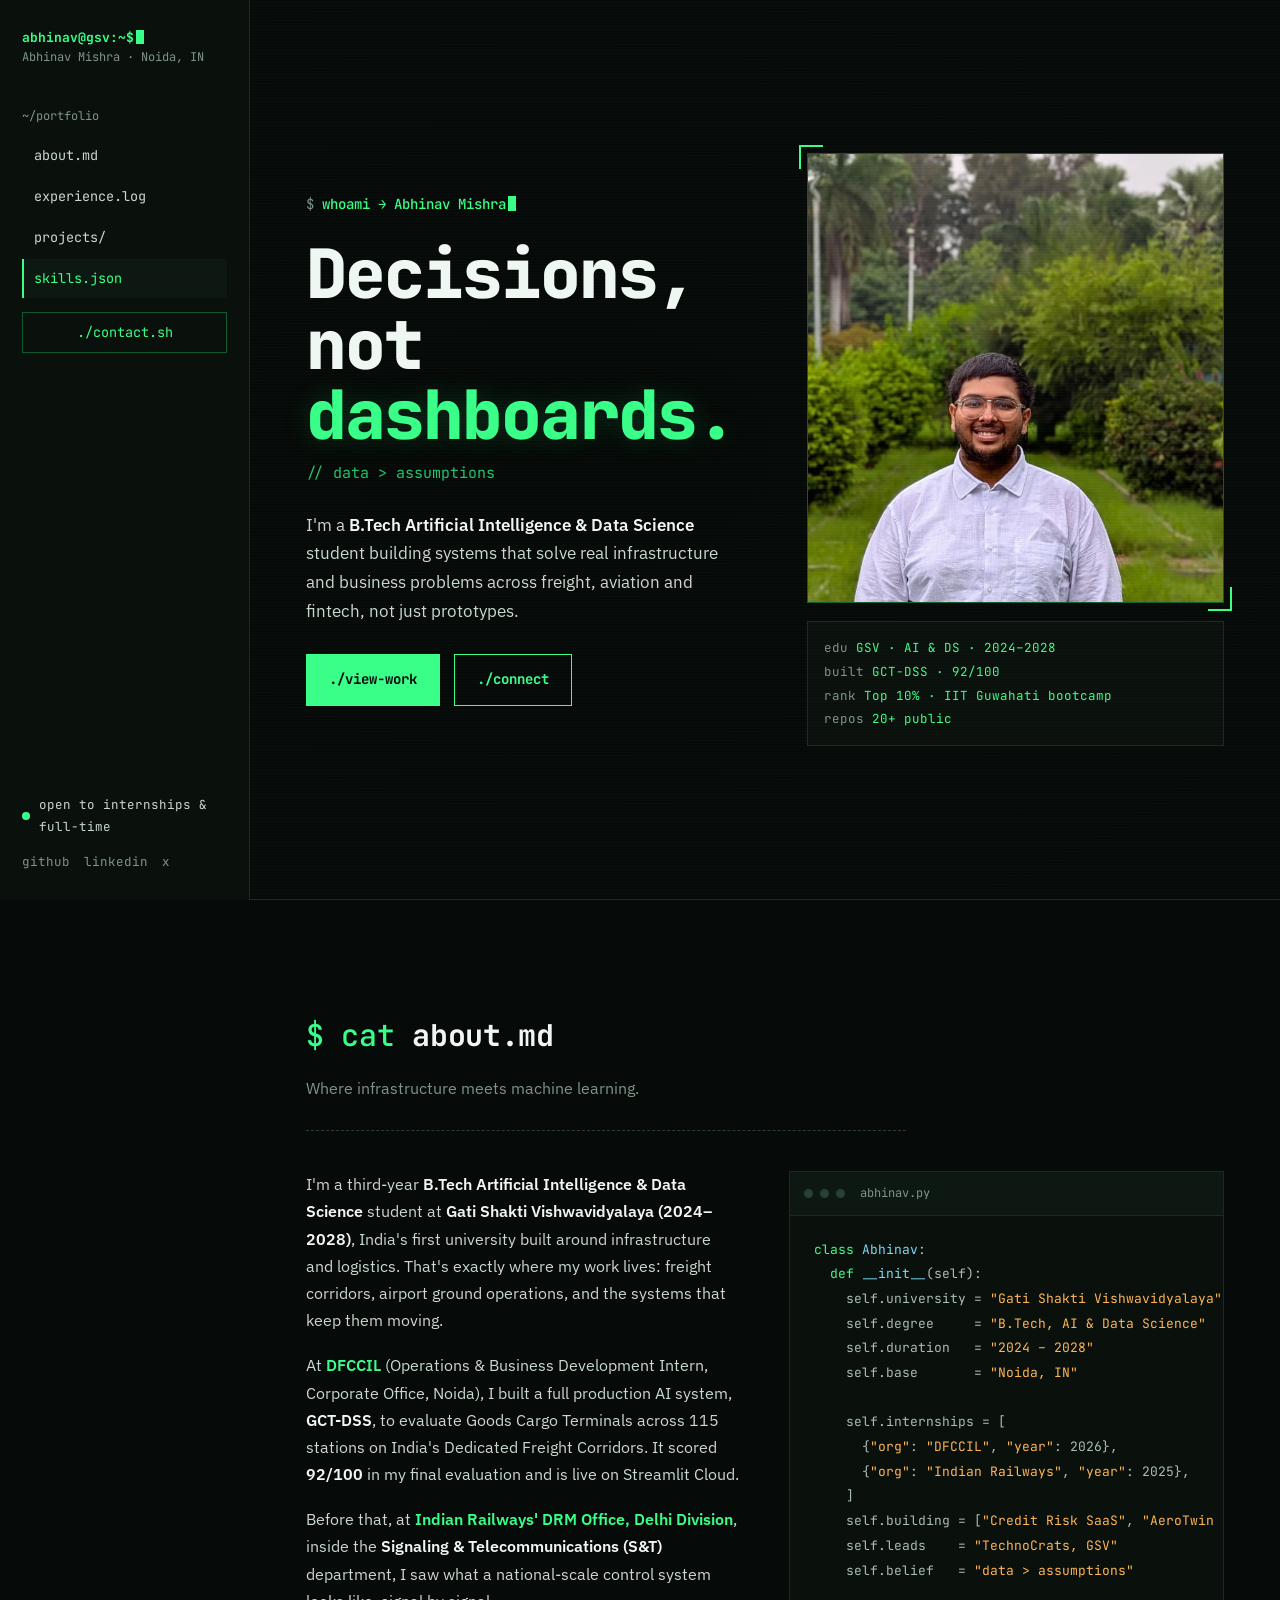
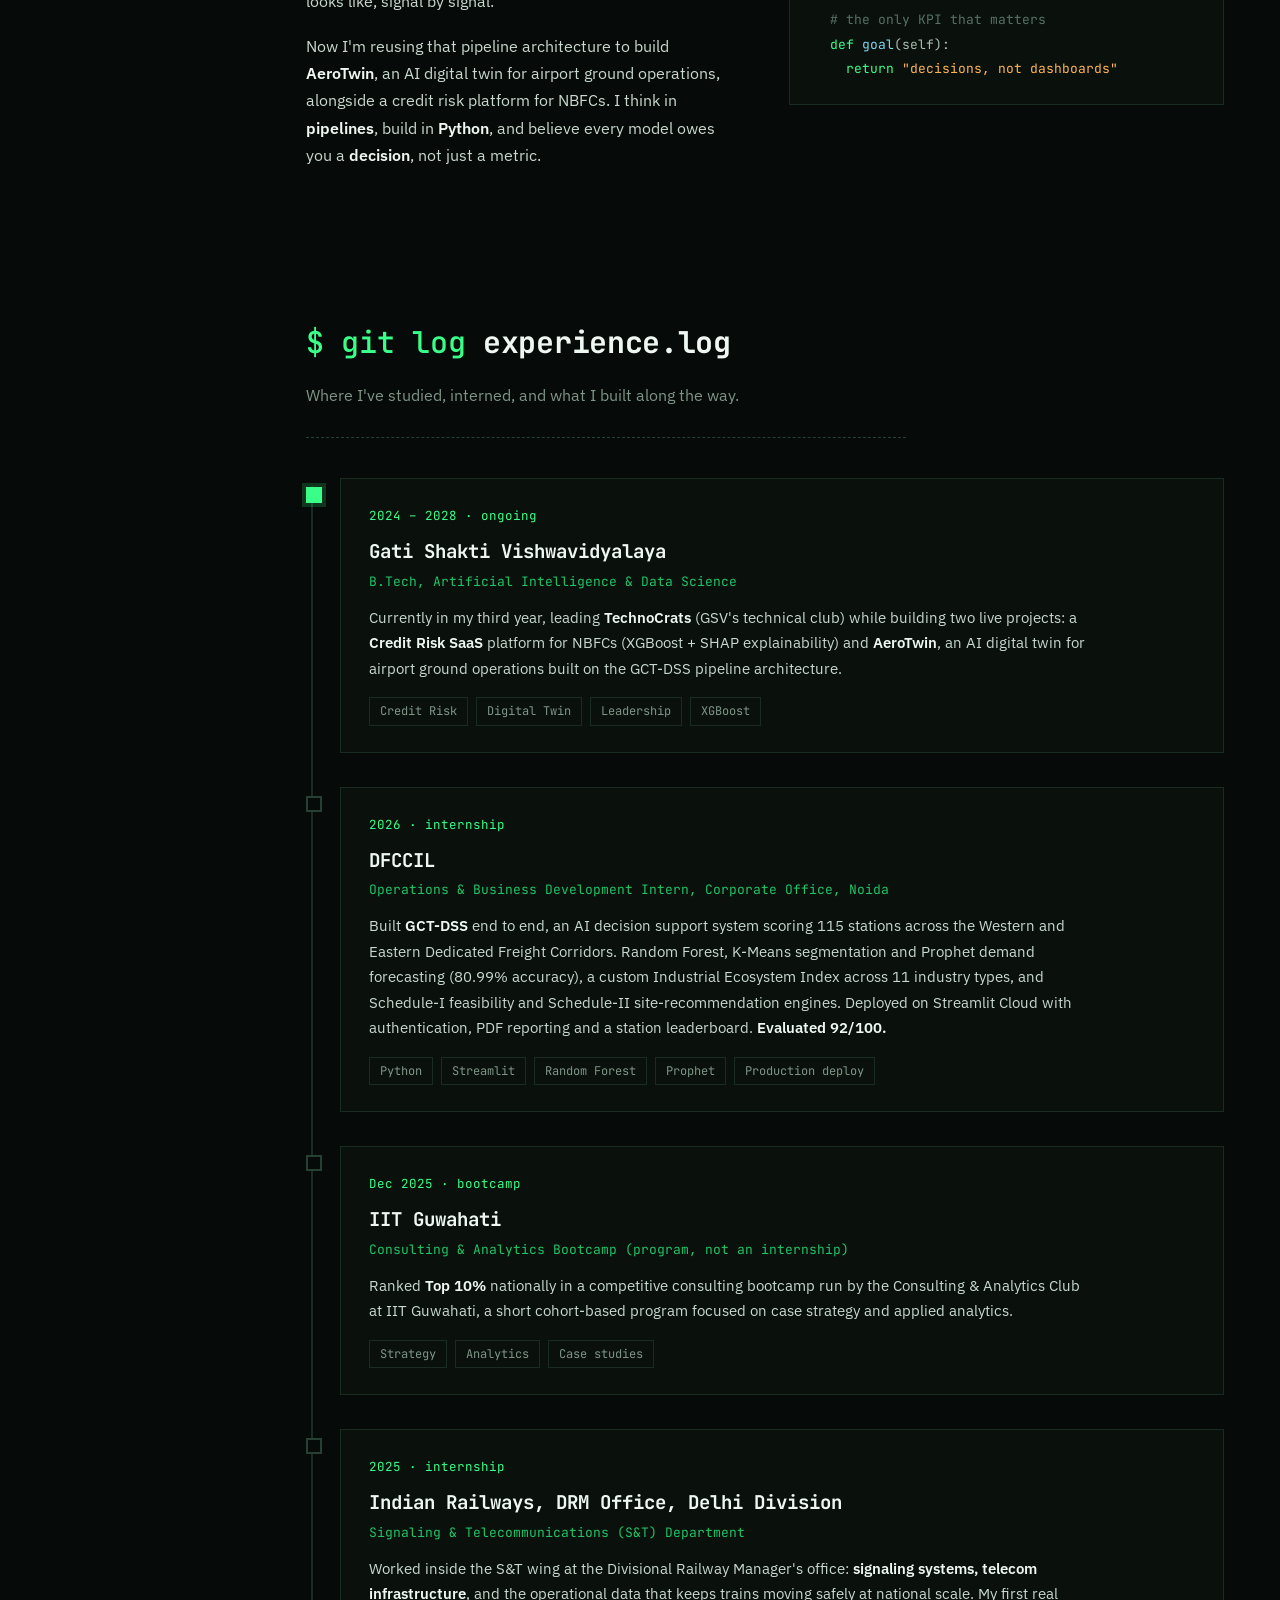
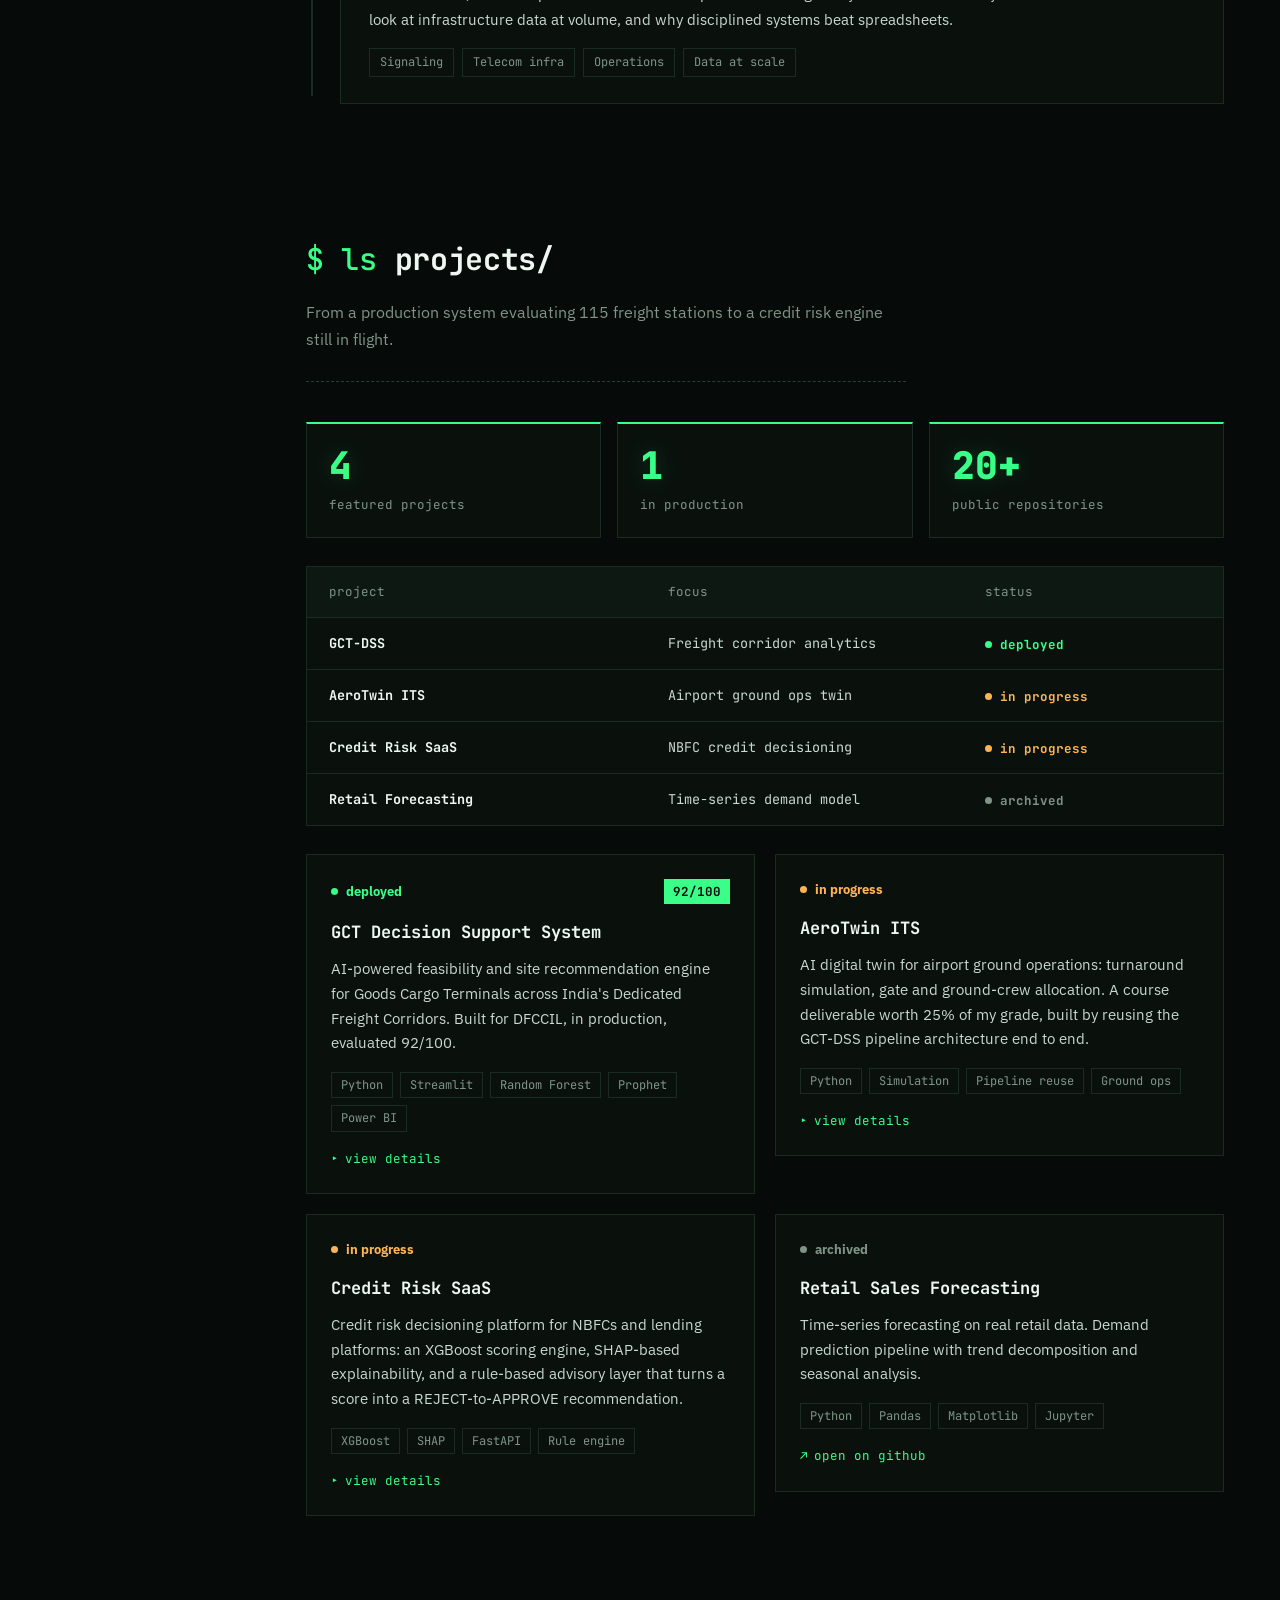
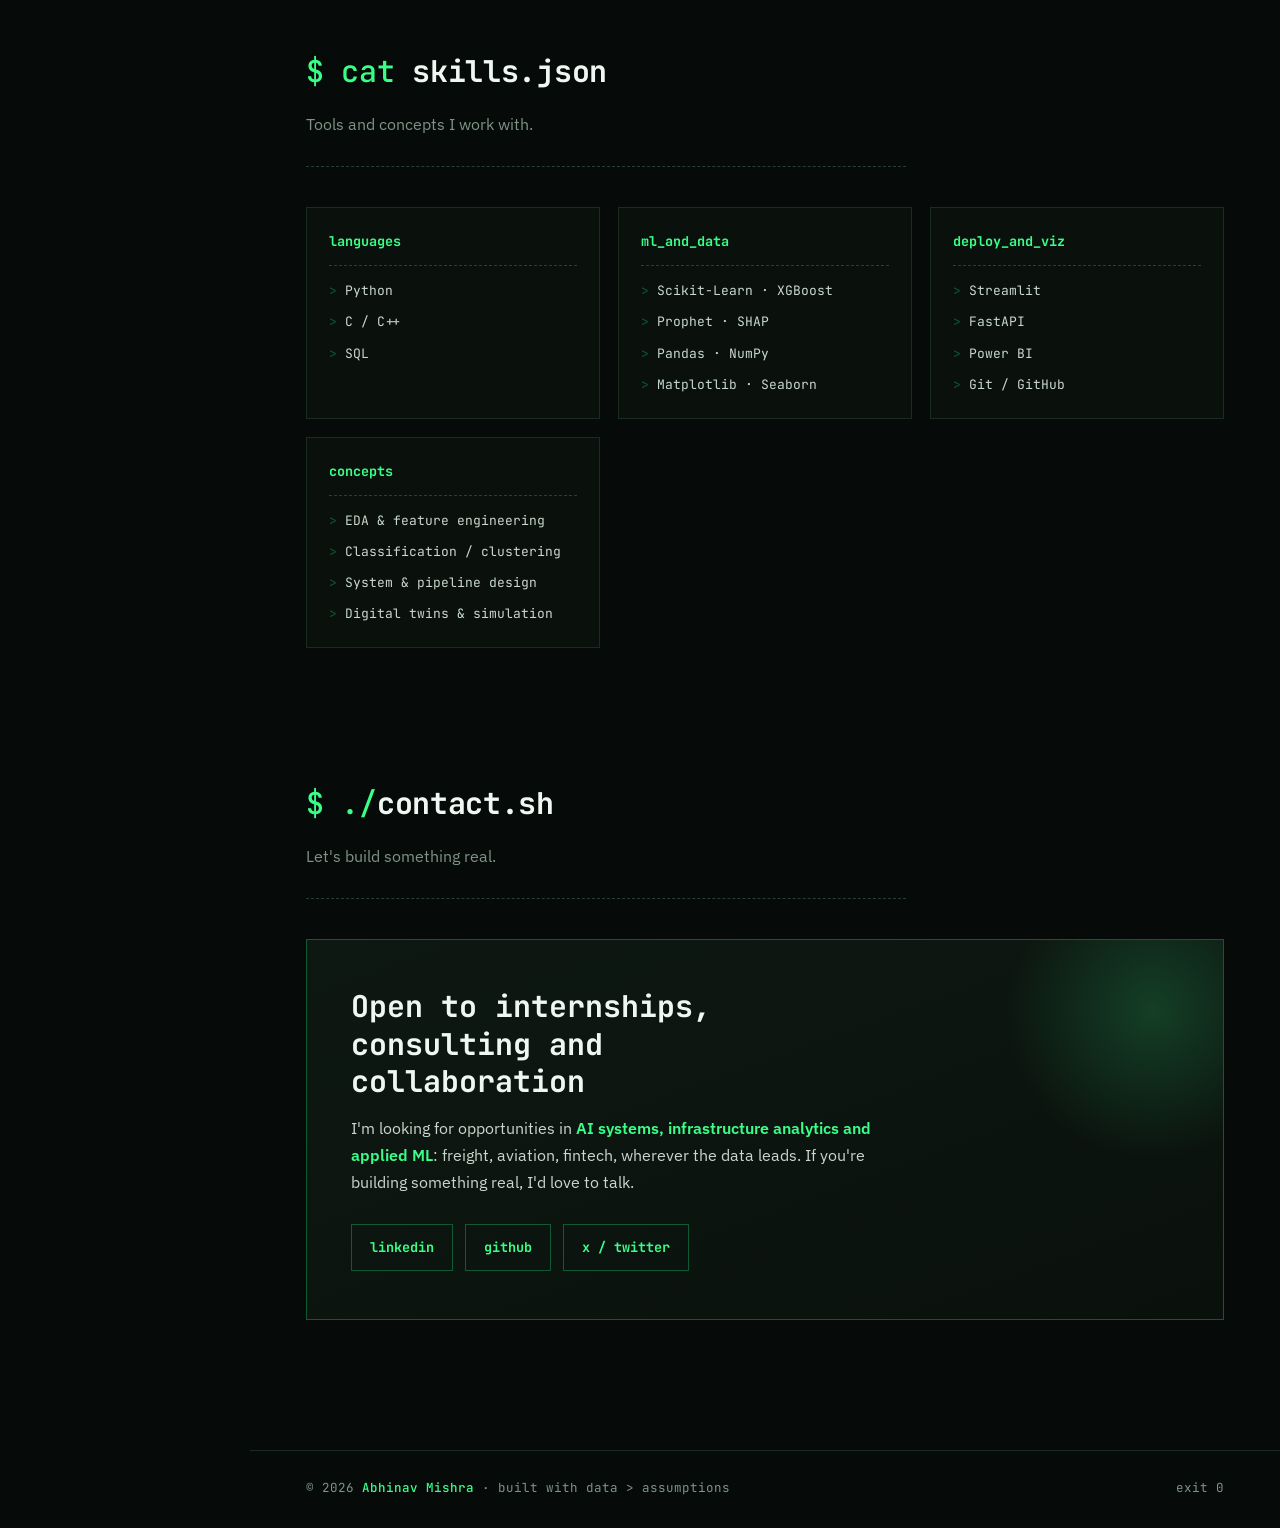
<file: index.html>
<!DOCTYPE html>
<html lang="en">
<head>
<meta charset="UTF-8"/>
<meta name="viewport" content="width=device-width, initial-scale=1"/>
<title>Abhinav Mishra | AI &amp; Data Science</title>
<meta name="description" content="Abhinav Mishra, B.Tech AI &amp; Data Science student building production AI systems for freight, aviation and fintech. Decisions, not dashboards."/>
<meta name="theme-color" content="#060A08"/>
<link rel="canonical" href="https://abhinavmishra01.vercel.app/"/>
<meta property="og:title" content="Abhinav Mishra | AI &amp; Data Science"/>
<meta property="og:description" content="Decisions, not dashboards. Production AI systems: GCT-DSS, AeroTwin, Credit Risk SaaS."/>
<meta property="og:type" content="website"/>
<meta property="og:url" content="https://abhinavmishra01.vercel.app/"/>
<meta property="og:image" content="https://abhinavmishra01.vercel.app/assets/abhinav-photo.jpg"/>
<meta name="twitter:card" content="summary_large_image"/>
<meta name="twitter:title" content="Abhinav Mishra | AI &amp; Data Science"/>
<meta name="twitter:description" content="Decisions, not dashboards."/>
<meta name="twitter:image" content="https://abhinavmishra01.vercel.app/assets/abhinav-photo.jpg"/>
<link rel="icon" href="data:image/svg+xml,%3Csvg xmlns='http://www.w3.org/2000/svg' viewBox='0 0 64 64'%3E%3Crect width='64' height='64' rx='12' fill='%23060A08'/%3E%3Ctext x='32' y='42' font-size='28' font-weight='700' text-anchor='middle' fill='%2339FF88' font-family='monospace'%3E%3E_%3C/text%3E%3C/svg%3E"/>
<link rel="preconnect" href="https://fonts.googleapis.com"/>
<link rel="preconnect" href="https://fonts.gstatic.com" crossorigin/>
<link href="https://fonts.googleapis.com/css2?family=JetBrains+Mono:wght@400;500;700;800&family=IBM+Plex+Sans:wght@400;500;600&display=swap" rel="stylesheet"/>
<style>
:root{
--bg:#060A08;--panel:#0A110D;--panel-2:#0E1812;--line:#1A2B21;--line-2:#274034;
--green:#39FF88;--green-2:#1FC468;--green-dim:#0F5A33;--glow:rgba(57,255,136,.18);
--text:#C9D8CE;--muted:#7F9487;--white:#EEF7F1;--amber:#FFB454;
--mono:'JetBrains Mono',ui-monospace,Menlo,Consolas,monospace;
--sans:'IBM Plex Sans',system-ui,sans-serif;
--side:250px;
}
*{margin:0;padding:0;box-sizing:border-box}
html{scroll-behavior:smooth;scroll-padding-top:24px}
body{background:var(--bg);color:var(--text);font-family:var(--sans);font-size:16px;line-height:1.7;-webkit-font-smoothing:antialiased;overflow-x:hidden}
body::before{content:'';position:fixed;inset:0;background:repeating-linear-gradient(0deg,rgba(255,255,255,.018) 0 1px,transparent 1px 3px);pointer-events:none;z-index:900}
a{color:inherit}
img{max-width:100%}
h1,h2,h3{font-family:var(--mono);color:var(--white)}
::selection{background:var(--green);color:var(--bg)}
:focus-visible{outline:2px solid var(--green);outline-offset:3px;border-radius:3px}
::-webkit-scrollbar{width:10px}::-webkit-scrollbar-track{background:var(--bg)}::-webkit-scrollbar-thumb{background:var(--line-2)}
.skip{position:absolute;left:12px;top:-60px;background:var(--green);color:var(--bg);padding:10px 16px;z-index:2000;font-family:var(--mono);font-weight:700;font-size:13px;text-decoration:none}
.skip:focus{top:12px}
@media (prefers-reduced-motion:reduce){*,*::before,*::after{animation-duration:.001ms!important;animation-iteration-count:1!important;transition-duration:.001ms!important;scroll-behavior:auto!important}}

#progress-bar{position:fixed;top:0;left:0;height:2px;width:0;background:var(--green);box-shadow:0 0 10px var(--green);z-index:1001}

/* SIDEBAR */
.side{position:fixed;inset:0 auto 0 0;width:var(--side);background:var(--panel);border-right:1px solid var(--line);display:flex;flex-direction:column;padding:28px 22px;z-index:1000}
.brand{font-family:var(--mono);font-size:13px;color:var(--green);text-decoration:none;font-weight:700;line-height:1.5;display:block;margin-bottom:6px}
.brand small{display:block;color:var(--muted);font-weight:400;font-size:12px}
.cursor{display:inline-block;width:.6em;height:1.05em;background:var(--green);vertical-align:-.15em;margin-left:2px;animation:blink 1.1s steps(1) infinite}
@keyframes blink{50%{opacity:0}}
.side-label{font-family:var(--mono);font-size:12px;color:var(--muted);margin:34px 0 10px}
.side nav{display:flex;flex-direction:column;gap:2px}
.side nav a{font-family:var(--mono);font-size:13.5px;color:var(--text);text-decoration:none;padding:8px 10px;border-left:2px solid transparent;transition:color .15s,background .15s,border-color .15s}
.side nav a:hover{color:var(--green);background:var(--panel-2)}
.side nav a.active{color:var(--green);border-left-color:var(--green);background:var(--panel-2)}
.side nav a.hire{margin-top:12px;border:1px solid var(--green-dim);color:var(--green);text-align:center;border-left-width:1px}
.side nav a.hire:hover{background:var(--green);color:var(--bg)}
.side-foot{margin-top:auto;font-family:var(--mono);font-size:12.5px;color:var(--muted)}
.live{display:flex;align-items:center;gap:9px;color:var(--text);margin-bottom:14px}
.live i{width:8px;height:8px;border-radius:50%;background:var(--green);box-shadow:0 0 0 0 var(--glow);animation:ping 2s infinite;flex-shrink:0}
@keyframes ping{70%{box-shadow:0 0 0 9px rgba(57,255,136,0)}100%{box-shadow:0 0 0 0 rgba(57,255,136,0)}}
.side-foot .soc{display:flex;gap:14px}
.side-foot .soc a{text-decoration:none;color:var(--muted)}
.side-foot .soc a:hover{color:var(--green)}
.topbar{display:none}

main{margin-left:var(--side)}
.wrap{max-width:1180px;margin:0 auto;padding:0 56px}
section{padding:110px 0 20px;position:relative}
.cmd{font-size:clamp(22px,2.6vw,30px);font-weight:700;margin-bottom:14px;letter-spacing:-.3px}
.cmd .p{color:var(--green);font-weight:500}
.sec-desc{color:var(--muted);max-width:60ch;margin-bottom:40px;padding-bottom:28px;border-bottom:1px dashed var(--line-2)}

/* HERO */
#hero{padding:0;min-height:100vh;display:flex;align-items:center;position:relative;overflow:hidden;border-bottom:1px solid var(--line)}
#rain{position:absolute;inset:0;width:100%;height:100%;opacity:.16;pointer-events:none}
#hero::after{content:'';position:absolute;inset:0;background:radial-gradient(ellipse at 30% 50%,transparent 20%,var(--bg) 85%);pointer-events:none}
.hero-grid{position:relative;z-index:2;display:grid;grid-template-columns:1fr 1fr;gap:72px;align-items:center;padding:90px 56px;max-width:1260px;margin:0 auto;width:100%}
.prompt-line{font-family:var(--mono);font-size:14px;color:var(--green);margin-bottom:22px;min-height:1.6em}
.prompt-line span{color:var(--muted)}
.hero-grid h1{font-size:clamp(38px,5.6vw,68px);font-weight:800;line-height:1.04;letter-spacing:-2px;margin-bottom:10px}
.hero-grid h1 .g{color:var(--green);text-shadow:0 0 28px var(--glow)}
.belief{font-family:var(--mono);font-size:15px;color:var(--green-2);margin-bottom:24px}
.tagline{max-width:52ch;font-size:17px;margin-bottom:28px}
.tagline strong{color:var(--white);font-weight:600}
.cta{display:flex;gap:14px;flex-wrap:wrap}
.btn{font-family:var(--mono);font-size:14px;font-weight:700;padding:13px 22px;text-decoration:none;border:1px solid var(--green);transition:all .18s;display:inline-flex;gap:8px}
.btn-primary{background:var(--green);color:var(--bg)}
.btn-primary:hover{box-shadow:0 0 24px var(--glow),0 0 0 3px var(--green-dim)}
.btn-ghost{color:var(--green);background:transparent}
.btn-ghost:hover{background:var(--green);color:var(--bg)}

.photo-col{display:flex;flex-direction:column;gap:18px}
.frame{position:relative;aspect-ratio:1/1.08;background:var(--panel-2);border:1px solid var(--green-dim);padding:0;overflow:hidden}
.frame img{width:100%;height:100%;object-fit:cover;object-position:center 20%;display:block;position:relative;z-index:1}
.frame-wrap{position:relative}
.frame-wrap::before,.frame-wrap::after{content:'';position:absolute;width:22px;height:22px;border:2px solid var(--green);z-index:3}
.frame-wrap::before{top:-8px;left:-8px;border-right:0;border-bottom:0}
.frame-wrap::after{bottom:-8px;right:-8px;border-left:0;border-top:0}
.fallback{display:none;position:absolute;inset:0;align-items:center;justify-content:center;font-family:var(--mono);font-weight:800;font-size:64px;color:var(--green);z-index:3}
.stat-term{background:var(--panel);border:1px solid var(--line);font-family:var(--mono);font-size:12.5px;line-height:1.9;padding:14px 16px}
.stat-term .k{color:var(--muted)}.stat-term .v{color:var(--green)}
@media(max-width:1100px){.hero-grid{grid-template-columns:1fr;max-width:680px}.photo-col{max-width:440px}}

/* ABOUT */
.about-grid{display:grid;grid-template-columns:minmax(0,1fr) minmax(0,1fr);gap:48px;align-items:start}
.about-text,.term{min-width:0}
.term{position:sticky;top:32px}
.about-text p{margin-bottom:18px;max-width:62ch}
.about-text strong{color:var(--white);font-weight:600}
.about-text em{font-style:normal;color:var(--green);font-weight:600}
.term{background:var(--panel);border:1px solid var(--line);overflow:hidden}
.term-head{display:flex;align-items:center;gap:7px;padding:11px 14px;border-bottom:1px solid var(--line);background:var(--panel-2)}
.term-head i{width:9px;height:9px;border-radius:50%;background:var(--line-2)}
.term-head b{margin-left:8px;font-family:var(--mono);font-weight:400;font-size:12px;color:var(--muted)}
.term-body{padding:22px 24px;font-family:var(--mono);font-size:13px;line-height:1.9;color:#A9BDB0;overflow-x:auto;white-space:pre}
.kw{color:var(--green)}.str{color:var(--amber)}.fn{color:#7DD8F0}.cm{color:#587064}
@media(max-width:1180px){.about-grid{grid-template-columns:1fr}.term{position:static}.about-text p{max-width:none}}

/* LOG / TIMELINE */
.log{position:relative;padding-left:34px}
.log::before{content:'';position:absolute;left:5px;top:8px;bottom:8px;width:2px;background:var(--line)}
.log-fill{position:absolute;left:5px;top:8px;width:2px;height:0;background:var(--green);box-shadow:0 0 12px var(--green);transition:height .1s linear}
.entry{position:relative;padding-bottom:34px}
.entry:last-child{padding-bottom:0}
.entry::before{content:'';position:absolute;left:-34px;top:9px;width:12px;height:12px;background:var(--bg);border:2px solid var(--line-2)}
.entry.current::before{background:var(--green);border-color:var(--green);box-shadow:0 0 0 4px var(--glow)}
.card{background:var(--panel);border:1px solid var(--line);padding:26px 28px;transition:border-color .2s,box-shadow .2s}
.card:hover{border-color:var(--green-dim);box-shadow:0 0 0 1px var(--green-dim),0 12px 40px rgba(0,0,0,.4)}
.when{font-family:var(--mono);font-size:12.5px;color:var(--green);margin-bottom:10px}
.org{font-size:19px;font-weight:700;margin-bottom:2px}
.role{font-family:var(--mono);font-size:13px;color:var(--green-2);margin-bottom:12px}
.card p{font-size:15px;max-width:80ch}
.card p strong{color:var(--white);font-weight:600}
.tags{display:flex;flex-wrap:wrap;gap:8px;margin-top:16px}
.tag{font-family:var(--mono);font-size:12px;color:var(--muted);border:1px solid var(--line);padding:3px 10px}

/* PROJECTS */
.stats{display:grid;grid-template-columns:repeat(3,1fr);gap:16px;margin-bottom:28px}
.stat{background:var(--panel);border:1px solid var(--line);padding:22px;border-top:2px solid var(--green)}
.stat b{display:block;font-family:var(--mono);font-size:38px;font-weight:800;color:var(--green);line-height:1;text-shadow:0 0 22px var(--glow)}
.stat span{font-family:var(--mono);font-size:12.5px;color:var(--muted);display:block;margin-top:10px}
.board{border:1px solid var(--line);background:var(--panel);margin-bottom:28px;font-family:var(--mono);font-size:13.5px}
.row{display:grid;grid-template-columns:1.5fr 1.4fr 1fr;gap:14px;padding:14px 22px;align-items:center;border-top:1px solid var(--line);opacity:0;transform:translateX(-10px);transition:opacity .5s,transform .5s,background .2s}
.row.head{opacity:1;transform:none;border-top:0;background:var(--panel-2);color:var(--muted);font-size:12.5px}
.row.visible{opacity:1;transform:none}
.row:not(.head):hover{background:var(--panel-2)}
.row .n{color:var(--white);font-weight:700}
.chip{font-size:12.5px;font-weight:700;display:inline-flex;align-items:center;gap:8px;width:fit-content}
.chip::before{content:'';width:7px;height:7px;border-radius:50%;background:currentColor}
.chip.deployed{color:var(--green)}.chip.progress{color:var(--amber)}.chip.progress::before{animation:blink 1.4s steps(1) infinite}.chip.archived{color:var(--muted)}
@media(max-width:700px){.row.head{display:none}.row{grid-template-columns:1fr;gap:4px}.stats{grid-template-columns:1fr}}

.pgrid{display:grid;grid-template-columns:repeat(2,minmax(0,1fr));gap:20px;align-items:start}
@media(max-width:820px){.pgrid{grid-template-columns:1fr}}
.proj{display:block;width:100%;text-align:left;font:inherit;color:inherit;background:var(--panel);border:1px solid var(--line);padding:24px;cursor:pointer;text-decoration:none;transition:border-color .2s,transform .2s,box-shadow .2s}
.proj:hover{border-color:var(--green);transform:translateY(-3px);box-shadow:0 14px 40px rgba(0,0,0,.45),0 0 0 1px var(--green-dim)}
.proj>span{display:block}
.p-top{display:flex!important;justify-content:space-between;align-items:center;margin-bottom:14px}
.p-score{font-family:var(--mono);font-size:12.5px;font-weight:700;color:var(--bg);background:var(--green);padding:2px 9px}
.p-name{font-family:var(--mono);font-size:17px;font-weight:700;color:var(--white);margin-bottom:10px}
.p-desc{font-size:14.5px;margin-bottom:16px}
.p-stack{display:flex!important;flex-wrap:wrap;gap:7px}
.p-stack i{font-style:normal;font-family:var(--mono);font-size:12px;color:var(--muted);border:1px solid var(--line);padding:2px 9px}
.p-more{display:none!important;margin-top:18px;padding-top:16px;border-top:1px dashed var(--line-2)}
.p-more.open{display:block!important}
.p-more pre{font-family:var(--mono);font-size:12px;line-height:1.85;color:var(--green-2);background:var(--bg);padding:14px 16px;border-left:2px solid var(--green);overflow-x:auto;white-space:pre-wrap}
.p-hint{font-family:var(--mono);font-size:12.5px;color:var(--green);margin-top:16px;display:flex!important;gap:6px}
.proj[aria-expanded="true"] .p-hint .ar{display:inline-block;transform:rotate(90deg)}

/* SKILLS */
.sgrid{display:grid;grid-template-columns:repeat(auto-fit,minmax(220px,1fr));gap:18px}
.sk{background:var(--panel);border:1px solid var(--line);padding:22px;transition:border-color .2s}
.sk:hover{border-color:var(--green-dim)}
.sk h3{font-size:13.5px;color:var(--green);font-weight:700;margin-bottom:14px;padding-bottom:12px;border-bottom:1px dashed var(--line-2)}
.sk ul{list-style:none;display:flex;flex-direction:column;gap:9px;font-family:var(--mono);font-size:13px}
.sk li::before{content:'> ';color:var(--green-dim)}

/* CONTACT */
.contact{border:1px solid var(--green-dim);background:linear-gradient(160deg,var(--panel-2),var(--panel));padding:48px 44px;position:relative;overflow:hidden}
.contact::before{content:'';position:absolute;right:-80px;top:-80px;width:300px;height:300px;background:radial-gradient(circle,var(--glow),transparent 70%)}
.contact>*{position:relative}
.contact h3{font-size:clamp(22px,2.8vw,30px);margin-bottom:14px;line-height:1.25;max-width:20ch}
.contact p{max-width:56ch;margin-bottom:28px}
.contact p span{color:var(--green);font-weight:600}
.links{display:flex;flex-wrap:wrap;gap:12px}
.links a{font-family:var(--mono);font-size:13.5px;font-weight:700;color:var(--green);border:1px solid var(--green-dim);padding:11px 18px;text-decoration:none;transition:all .18s}
.links a:hover{background:var(--green);color:var(--bg);box-shadow:0 0 24px var(--glow)}
@media(max-width:600px){.contact{padding:34px 22px}}

footer{margin-left:var(--side);border-top:1px solid var(--line);margin-top:110px}
footer .wrap{display:flex;justify-content:space-between;gap:12px;flex-wrap:wrap;padding-top:26px;padding-bottom:30px;font-family:var(--mono);font-size:12.5px;color:var(--muted)}
footer b{color:var(--green);font-weight:500}

/* MOBILE */
@media(max-width:960px){
.wrap{padding:0 22px}
.side{transform:translateY(-110%);inset:56px 0 auto 0;width:100%;height:auto;border-right:0;border-bottom:1px solid var(--line);padding:12px 20px 22px;transition:transform .25s;z-index:999}
.side.open{transform:none}
.side .brand,.side .side-label{display:none}
.side nav a{padding:14px 10px}
.side-foot{margin-top:18px}
.topbar{display:flex;position:fixed;inset:0 0 auto 0;height:56px;align-items:center;justify-content:space-between;padding:0 20px;background:rgba(6,10,8,.92);backdrop-filter:blur(8px);border-bottom:1px solid var(--line);z-index:1000}
.topbar button{background:none;border:1px solid var(--line-2);color:var(--green);font-family:var(--mono);font-size:13px;padding:7px 12px;cursor:pointer}
main,footer{margin-left:0}
.wrap{padding:0 22px}
.hero-grid{padding:100px 22px 60px}
#hero{min-height:auto}
section{padding-top:84px}
}
</style>
</head>
<body>
<a class="skip" href="#main">Skip to content</a>
<div id="progress-bar" aria-hidden="true"></div>

<div class="topbar">
  <a class="brand" href="#hero" style="margin:0">abhinav@gsv:~$<span class="cursor" aria-hidden="true"></span></a>
  <button id="menuBtn" aria-expanded="false" aria-controls="side">menu</button>
</div>

<aside class="side" id="side">
  <a class="brand" href="#hero">abhinav@gsv:~$<span class="cursor" aria-hidden="true"></span><small>Abhinav Mishra · Noida, IN</small></a>
  <div class="side-label">~/portfolio</div>
  <nav aria-label="Primary" id="nav">
    <a href="#about">about.md</a>
    <a href="#experience">experience.log</a>
    <a href="#projects">projects/</a>
    <a href="#skills">skills.json</a>
    <a href="#contact" class="hire">./contact.sh</a>
  </nav>
  <div class="side-foot">
    <div class="live"><i aria-hidden="true"></i>open to internships &amp; full-time</div>
    <div class="soc">
      <a href="https://github.com/abhinavmishragsv-analytics" target="_blank" rel="noopener noreferrer">github</a>
      <a href="https://www.linkedin.com/in/abhinavamishra/" target="_blank" rel="noopener noreferrer">linkedin</a>
      <a href="https://x.com/2005_mishra" target="_blank" rel="noopener noreferrer">x</a>
    </div>
  </div>
</aside>

<main id="main">
<!-- HERO -->
<section id="hero">
  <canvas id="rain" aria-hidden="true"></canvas>
  <div class="hero-grid">
    <div>
      <div class="prompt-line" id="prompt" aria-label="whoami: Abhinav Mishra"><span>$</span> <b id="typed" style="font-weight:500"></b><span class="cursor" aria-hidden="true"></span></div>
      <h1>Decisions,<br/>not <span class="g">dashboards.</span></h1>
      <div class="belief">// data &gt; assumptions</div>
      <p class="tagline">I'm a <strong>B.Tech Artificial Intelligence &amp; Data Science</strong> student building systems that solve real infrastructure and business problems across freight, aviation and fintech, not just prototypes.</p>
      <div class="cta">
        <a href="#projects" class="btn btn-primary">./view-work</a>
        <a href="#contact" class="btn btn-ghost">./connect</a>
      </div>
    </div>
    <div class="photo-col">
      <div class="frame-wrap">
        <div class="frame">
          <img id="heroPhoto" src="abhinav-photo.jpg?v=3" alt="Portrait of Abhinav Mishra" width="720" height="900" fetchpriority="high" decoding="async"/>
          <div class="fallback" aria-hidden="true">AM</div>
        </div>
      </div>
      <div class="stat-term" aria-label="Quick facts">
<span class="k">edu   </span> <span class="v">GSV · AI &amp; DS · 2024–2028</span><br/>
<span class="k">built </span> <span class="v">GCT-DSS · 92/100</span><br/>
<span class="k">rank  </span> <span class="v">Top 10% · IIT Guwahati bootcamp</span><br/>
<span class="k">repos </span> <span class="v">20+ public</span>
      </div>
    </div>
  </div>
</section>

<!-- ABOUT -->
<section id="about"><div class="wrap">
  <h2 class="cmd"><span class="p" aria-hidden="true">$ cat </span>about.md</h2>
  <p class="sec-desc">Where infrastructure meets machine learning.</p>
  <div class="about-grid">
    <div class="about-text">
      <p>I'm a third-year <strong>B.Tech Artificial Intelligence &amp; Data Science</strong> student at <strong>Gati Shakti Vishwavidyalaya (2024–2028)</strong>, India's first university built around infrastructure and logistics. That's exactly where my work lives: freight corridors, airport ground operations, and the systems that keep them moving.</p>
      <p>At <em>DFCCIL</em> (Operations &amp; Business Development Intern, Corporate Office, Noida), I built a full production AI system, <strong>GCT-DSS</strong>, to evaluate Goods Cargo Terminals across 115 stations on India's Dedicated Freight Corridors. It scored <strong>92/100</strong> in my final evaluation and is live on Streamlit Cloud.</p>
      <p>Before that, at <em>Indian Railways' DRM Office, Delhi Division</em>, inside the <strong>Signaling &amp; Telecommunications (S&amp;T)</strong> department, I saw what a national-scale control system looks like, signal by signal.</p>
      <p>Now I'm reusing that pipeline architecture to build <strong>AeroTwin</strong>, an AI digital twin for airport ground operations, alongside a credit risk platform for NBFCs. I think in <strong>pipelines</strong>, build in <strong>Python</strong>, and believe every model owes you a <strong>decision</strong>, not just a metric.</p>
    </div>
    <div class="term" aria-hidden="true">
      <div class="term-head"><i></i><i></i><i></i><b>abhinav.py</b></div>
<div class="term-body"><span class="kw">class</span> <span class="fn">Abhinav</span>:
  <span class="kw">def</span> <span class="fn">__init__</span>(self):
    self.university = <span class="str">"Gati Shakti Vishwavidyalaya"</span>
    self.degree     = <span class="str">"B.Tech, AI &amp; Data Science"</span>
    self.duration   = <span class="str">"2024 – 2028"</span>
    self.base       = <span class="str">"Noida, IN"</span>

    self.internships = [
      {<span class="str">"org"</span>: <span class="str">"DFCCIL"</span>, <span class="str">"year"</span>: 2026},
      {<span class="str">"org"</span>: <span class="str">"Indian Railways"</span>, <span class="str">"year"</span>: 2025},
    ]
    self.building = [<span class="str">"Credit Risk SaaS"</span>, <span class="str">"AeroTwin ITS"</span>]
    self.leads    = <span class="str">"TechnoCrats, GSV"</span>
    self.belief   = <span class="str">"data &gt; assumptions"</span>

  <span class="cm"># the only KPI that matters</span>
  <span class="kw">def</span> <span class="fn">goal</span>(self):
    <span class="kw">return</span> <span class="str">"decisions, not dashboards"</span></div>
    </div>
  </div>
</div></section>

<!-- EXPERIENCE -->
<section id="experience"><div class="wrap">
  <h2 class="cmd"><span class="p" aria-hidden="true">$ git log </span>experience.log</h2>
  <p class="sec-desc">Where I've studied, interned, and what I built along the way.</p>
  <div class="log" id="log">
    <div class="log-fill" id="logFill" aria-hidden="true"></div>

    <div class="entry current"><div class="card">
      <div class="when">2024 – 2028 · ongoing</div>
      <h3 class="org">Gati Shakti Vishwavidyalaya</h3>
      <div class="role">B.Tech, Artificial Intelligence &amp; Data Science</div>
      <p>Currently in my third year, leading <strong>TechnoCrats</strong> (GSV's technical club) while building two live projects: a <strong>Credit Risk SaaS</strong> platform for NBFCs (XGBoost + SHAP explainability) and <strong>AeroTwin</strong>, an AI digital twin for airport ground operations built on the GCT-DSS pipeline architecture.</p>
      <div class="tags"><span class="tag">Credit Risk</span><span class="tag">Digital Twin</span><span class="tag">Leadership</span><span class="tag">XGBoost</span></div>
    </div></div>

    <div class="entry"><div class="card">
      <div class="when">2026 · internship</div>
      <h3 class="org">DFCCIL</h3>
      <div class="role">Operations &amp; Business Development Intern, Corporate Office, Noida</div>
      <p>Built <strong>GCT-DSS</strong> end to end, an AI decision support system scoring 115 stations across the Western and Eastern Dedicated Freight Corridors. Random Forest, K-Means segmentation and Prophet demand forecasting (80.99% accuracy), a custom Industrial Ecosystem Index across 11 industry types, and Schedule-I feasibility and Schedule-II site-recommendation engines. Deployed on Streamlit Cloud with authentication, PDF reporting and a station leaderboard. <strong>Evaluated 92/100.</strong></p>
      <div class="tags"><span class="tag">Python</span><span class="tag">Streamlit</span><span class="tag">Random Forest</span><span class="tag">Prophet</span><span class="tag">Production deploy</span></div>
    </div></div>

    <div class="entry"><div class="card">
      <div class="when">Dec 2025 · bootcamp</div>
      <h3 class="org">IIT Guwahati</h3>
      <div class="role">Consulting &amp; Analytics Bootcamp (program, not an internship)</div>
      <p>Ranked <strong>Top 10%</strong> nationally in a competitive consulting bootcamp run by the Consulting &amp; Analytics Club at IIT Guwahati, a short cohort-based program focused on case strategy and applied analytics.</p>
      <div class="tags"><span class="tag">Strategy</span><span class="tag">Analytics</span><span class="tag">Case studies</span></div>
    </div></div>

    <div class="entry"><div class="card">
      <div class="when">2025 · internship</div>
      <h3 class="org">Indian Railways, DRM Office, Delhi Division</h3>
      <div class="role">Signaling &amp; Telecommunications (S&amp;T) Department</div>
      <p>Worked inside the S&amp;T wing at the Divisional Railway Manager's office: <strong>signaling systems, telecom infrastructure</strong>, and the operational data that keeps trains moving safely at national scale. My first real look at infrastructure data at volume, and why disciplined systems beat spreadsheets.</p>
      <div class="tags"><span class="tag">Signaling</span><span class="tag">Telecom infra</span><span class="tag">Operations</span><span class="tag">Data at scale</span></div>
    </div></div>
  </div>
</div></section>

<!-- PROJECTS -->
<section id="projects"><div class="wrap">
  <h2 class="cmd"><span class="p" aria-hidden="true">$ ls </span>projects/</h2>
  <p class="sec-desc">From a production system evaluating 115 freight stations to a credit risk engine still in flight.</p>

  <div class="stats">
    <div class="stat"><b>4</b><span>featured projects</span></div>
    <div class="stat"><b>1</b><span>in production</span></div>
    <div class="stat"><b>20+</b><span>public repositories</span></div>
  </div>

  <div class="board" id="board" role="table" aria-label="Project status">
    <div class="row head" role="row"><span role="columnheader">project</span><span role="columnheader">focus</span><span role="columnheader">status</span></div>
    <div class="row" role="row"><span class="n" role="cell">GCT-DSS</span><span role="cell">Freight corridor analytics</span><span role="cell"><span class="chip deployed">deployed</span></span></div>
    <div class="row" role="row"><span class="n" role="cell">AeroTwin ITS</span><span role="cell">Airport ground ops twin</span><span role="cell"><span class="chip progress">in progress</span></span></div>
    <div class="row" role="row"><span class="n" role="cell">Credit Risk SaaS</span><span role="cell">NBFC credit decisioning</span><span role="cell"><span class="chip progress">in progress</span></span></div>
    <div class="row" role="row"><span class="n" role="cell">Retail Forecasting</span><span role="cell">Time-series demand model</span><span role="cell"><span class="chip archived">archived</span></span></div>
  </div>

  <div class="pgrid">
    <button type="button" class="proj" aria-expanded="false" aria-controls="p1" data-expand="p1">
      <span class="p-top"><span class="chip deployed">deployed</span><span class="p-score">92/100</span></span>
      <span class="p-name">GCT Decision Support System</span>
      <span class="p-desc">AI-powered feasibility and site recommendation engine for Goods Cargo Terminals across India's Dedicated Freight Corridors. Built for DFCCIL, in production, evaluated 92/100.</span>
      <span class="p-stack"><i>Python</i><i>Streamlit</i><i>Random Forest</i><i>Prophet</i><i>Power BI</i></span>
      <span class="p-more" id="p1"><pre>Schedule-I     → Regulatory feasibility check
Schedule-II    → Site recommendation + ranking
Opportunity    → Composite scoring (WDFC/EDFC)
Ecosystem      → 11-industry weighted score
Catchment      → 30–50 km radius
Forecasting    → Prophet · 80.99% accuracy
Auth           → Hybrid allowlist + domain model
Output         → KPI dashboards · PDF reports
Leaderboard    → 115 stations
Status         → Production on Streamlit Cloud · 92/100</pre></span>
      <span class="p-hint"><span class="ar">▸</span><span class="lbl">view details</span></span>
    </button>

    <button type="button" class="proj" aria-expanded="false" aria-controls="p2" data-expand="p2">
      <span class="p-top"><span class="chip progress">in progress</span></span>
      <span class="p-name">AeroTwin ITS</span>
      <span class="p-desc">AI digital twin for airport ground operations: turnaround simulation, gate and ground-crew allocation. A course deliverable worth 25% of my grade, built by reusing the GCT-DSS pipeline architecture end to end.</span>
      <span class="p-stack"><i>Python</i><i>Simulation</i><i>Pipeline reuse</i><i>Ground ops</i></span>
      <span class="p-more" id="p2"><pre>Digital twin → Airport ground-ops simulation
Reused       → GCT-DSS pipeline architecture
Scope        → Gate allocation, turnaround time,
               ground crew scheduling
Weight       → 25% of course grade
Status       → In progress (course deliverable)</pre></span>
      <span class="p-hint"><span class="ar">▸</span><span class="lbl">view details</span></span>
    </button>

    <button type="button" class="proj" aria-expanded="false" aria-controls="p3" data-expand="p3">
      <span class="p-top"><span class="chip progress">in progress</span></span>
      <span class="p-name">Credit Risk SaaS</span>
      <span class="p-desc">Credit risk decisioning platform for NBFCs and lending platforms: an XGBoost scoring engine, SHAP-based explainability, and a rule-based advisory layer that turns a score into a REJECT-to-APPROVE recommendation.</span>
      <span class="p-stack"><i>XGBoost</i><i>SHAP</i><i>FastAPI</i><i>Rule engine</i></span>
      <span class="p-more" id="p3"><pre>Model    → XGBoost · AUC 0.7215 · Recall 71.26%
Explain  → SHAP-based feature attribution
Advisory → Rule-based REJECT → APPROVE engine
Backend  → FastAPI
Pending  → Next.js frontend, Claude advisory layer
Status   → In progress</pre></span>
      <span class="p-hint"><span class="ar">▸</span><span class="lbl">view details</span></span>
    </button>

    <a class="proj" href="https://github.com/abhinavmishragsv-analytics/Retail-Sales-Forecasting-Project" target="_blank" rel="noopener noreferrer">
      <span class="p-top"><span class="chip archived">archived</span></span>
      <span class="p-name">Retail Sales Forecasting</span>
      <span class="p-desc">Time-series forecasting on real retail data. Demand prediction pipeline with trend decomposition and seasonal analysis.</span>
      <span class="p-stack"><i>Python</i><i>Pandas</i><i>Matplotlib</i><i>Jupyter</i></span>
      <span class="p-hint"><span class="ar">↗</span><span class="lbl">open on github</span></span>
    </a>
  </div>
</div></section>

<!-- SKILLS -->
<section id="skills"><div class="wrap">
  <h2 class="cmd"><span class="p" aria-hidden="true">$ cat </span>skills.json</h2>
  <p class="sec-desc">Tools and concepts I work with.</p>
  <div class="sgrid">
    <div class="sk"><h3>languages</h3><ul><li>Python</li><li>C / C++</li><li>SQL</li></ul></div>
    <div class="sk"><h3>ml_and_data</h3><ul><li>Scikit-Learn · XGBoost</li><li>Prophet · SHAP</li><li>Pandas · NumPy</li><li>Matplotlib · Seaborn</li></ul></div>
    <div class="sk"><h3>deploy_and_viz</h3><ul><li>Streamlit</li><li>FastAPI</li><li>Power BI</li><li>Git / GitHub</li></ul></div>
    <div class="sk"><h3>concepts</h3><ul><li>EDA &amp; feature engineering</li><li>Classification / clustering</li><li>System &amp; pipeline design</li><li>Digital twins &amp; simulation</li></ul></div>
  </div>
</div></section>

<!-- CONTACT -->
<section id="contact"><div class="wrap">
  <h2 class="cmd"><span class="p" aria-hidden="true">$ ./</span>contact.sh</h2>
  <p class="sec-desc">Let's build something real.</p>
  <div class="contact">
    <h3>Open to internships, consulting and collaboration</h3>
    <p>I'm looking for opportunities in <span>AI systems, infrastructure analytics and applied ML</span>: freight, aviation, fintech, wherever the data leads. If you're building something real, I'd love to talk.</p>
    <div class="links">
      <a href="https://www.linkedin.com/in/abhinavamishra/" target="_blank" rel="noopener noreferrer">linkedin</a>
      <a href="https://github.com/abhinavmishragsv-analytics" target="_blank" rel="noopener noreferrer">github</a>
      <a href="https://x.com/2005_mishra" target="_blank" rel="noopener noreferrer">x / twitter</a>
    </div>
  </div>
</div></section>
</main>

<footer><div class="wrap">
  <div>© 2026 <b>Abhinav Mishra</b> · built with data &gt; assumptions</div>
  <div>exit 0</div>
</div></footer>

<script>
(function(){
const reduced = window.matchMedia('(prefers-reduced-motion: reduce)').matches;
const $ = id => document.getElementById(id);

/* Hero photo: try likely locations / names, then fall back to the AM monogram */
(function(){
  const img = $('heroPhoto'), fb = img.nextElementSibling;
  const names = ['abhinav-photo','Abhinav-photo','abhinav_photo','abhinav','profile','photo'];
  const exts = ['jpg','jpeg','png','webp','JPG','JPEG','PNG'];
  const tries = [];
  ['abhinav-photo.jpg','/abhinav-photo.jpg','assets/abhinav-photo.jpg','/assets/abhinav-photo.jpg'].forEach(p => tries.push(p));
  ['','/','assets/','/assets/'].forEach(dir => names.forEach(n => exts.forEach(e => tries.push(dir + n + '.' + e))));
  let i = 0;
  function next(){
    if(i >= tries.length){
      img.style.display = 'none'; fb.style.display = 'flex';
      console.warn('Hero photo not found. Tried ' + tries.length + ' paths, e.g. ' + tries.slice(0,3).join(', '));
      return;
    }
    img.src = tries[i++];
  }
  img.addEventListener('error', next);
  img.addEventListener('load', () => { img.style.display = 'block'; fb.style.display = 'none'; });
  if(img.complete && img.naturalWidth === 0) next();
})();

/* Typed prompt (once on load) */
const typed = $('typed');
const line = 'whoami  →  Abhinav Mishra';
if(reduced){ typed.textContent = line; }
else{
  let i = 0;
  (function tick(){
    typed.textContent = line.slice(0, ++i);
    if(i < line.length) setTimeout(tick, 55 + Math.random()*50);
  })();
}

/* Mobile menu */
const side = $('side'), menuBtn = $('menuBtn');
function setMenu(open){ side.classList.toggle('open', open); menuBtn.setAttribute('aria-expanded', open); menuBtn.textContent = open ? 'close' : 'menu'; }
menuBtn.addEventListener('click', () => setMenu(!side.classList.contains('open')));
$('nav').querySelectorAll('a').forEach(a => a.addEventListener('click', () => setMenu(false)));
document.addEventListener('keydown', e => { if(e.key === 'Escape' && side.classList.contains('open')){ setMenu(false); menuBtn.focus(); } });

/* Scroll: progress bar + git-log fill (rAF throttled) */
const bar = $('progress-bar'), log = $('log'), fill = $('logFill');
let tick2 = false;
function onScroll(){
  const d = document.documentElement, max = d.scrollHeight - d.clientHeight;
  bar.style.width = (max > 0 ? d.scrollTop / max * 100 : 0) + '%';
  const r = log.getBoundingClientRect(), vh = window.innerHeight;
  const p = Math.max(0, Math.min(1, (vh * .55 - r.top) / r.height));
  fill.style.height = Math.max(0, p * (r.height - 16)) + 'px';
  tick2 = false;
}
addEventListener('scroll', () => { if(!tick2){ requestAnimationFrame(onScroll); tick2 = true; } }, {passive:true});
addEventListener('resize', onScroll); onScroll();

/* Active nav */
const links = [...$('nav').querySelectorAll('a')];
const spy = new IntersectionObserver(es => es.forEach(e => {
  if(e.isIntersecting){
    links.forEach(a => a.classList.toggle('active', a.getAttribute('href') === '#' + e.target.id));
  }
}), {rootMargin:'-40% 0px -55% 0px'});
['about','experience','projects','skills'].forEach(id => spy.observe($(id)));

/* Project expand */
document.querySelectorAll('[data-expand]').forEach(card => {
  card.addEventListener('click', () => {
    const open = $(card.dataset.expand).classList.toggle('open');
    card.setAttribute('aria-expanded', open);
    card.querySelector('.lbl').textContent = open ? 'hide details' : 'view details';
  });
});

/* Status board rows */
const bo = new IntersectionObserver(es => {
  if(es[0].isIntersecting){
    document.querySelectorAll('#board .row:not(.head)').forEach((r, i) => setTimeout(() => r.classList.add('visible'), reduced ? 0 : i * 110));
    bo.disconnect();
  }
}, {threshold:.25});
bo.observe($('board'));

/* Matrix rain (hero only, paused offscreen, off for reduced motion) */
const cv = $('rain');
if(!reduced && cv.getContext){
  const ctx = cv.getContext('2d'), hero = $('hero');
  const chars = 'アイウエオカキクケコサシスセソ01{}<>/=+*#'.split('');
  let cols, drops, size = 16, run = true, last = 0;
  function fit(){
    cv.width = hero.clientWidth; cv.height = hero.clientHeight;
    cols = Math.ceil(cv.width / size); drops = Array.from({length:cols}, () => Math.random() * -40);
  }
  fit(); addEventListener('resize', fit);
  new IntersectionObserver(es => { run = es[0].isIntersecting; if(run) requestAnimationFrame(draw); }).observe(hero);
  function draw(t){
    if(!run) return;
    if(t - last > 55){
      last = t;
      ctx.fillStyle = 'rgba(6,10,8,.14)'; ctx.fillRect(0, 0, cv.width, cv.height);
      ctx.fillStyle = '#39FF88'; ctx.font = size + 'px monospace';
      for(let i = 0; i < cols; i++){
        ctx.fillText(chars[Math.floor(Math.random() * chars.length)], i * size, drops[i] * size);
        if(drops[i] * size > cv.height && Math.random() > .975) drops[i] = 0;
        drops[i]++;
      }
    }
    requestAnimationFrame(draw);
  }
  requestAnimationFrame(draw);
}
})();
</script>
</body>
</html>
</file>
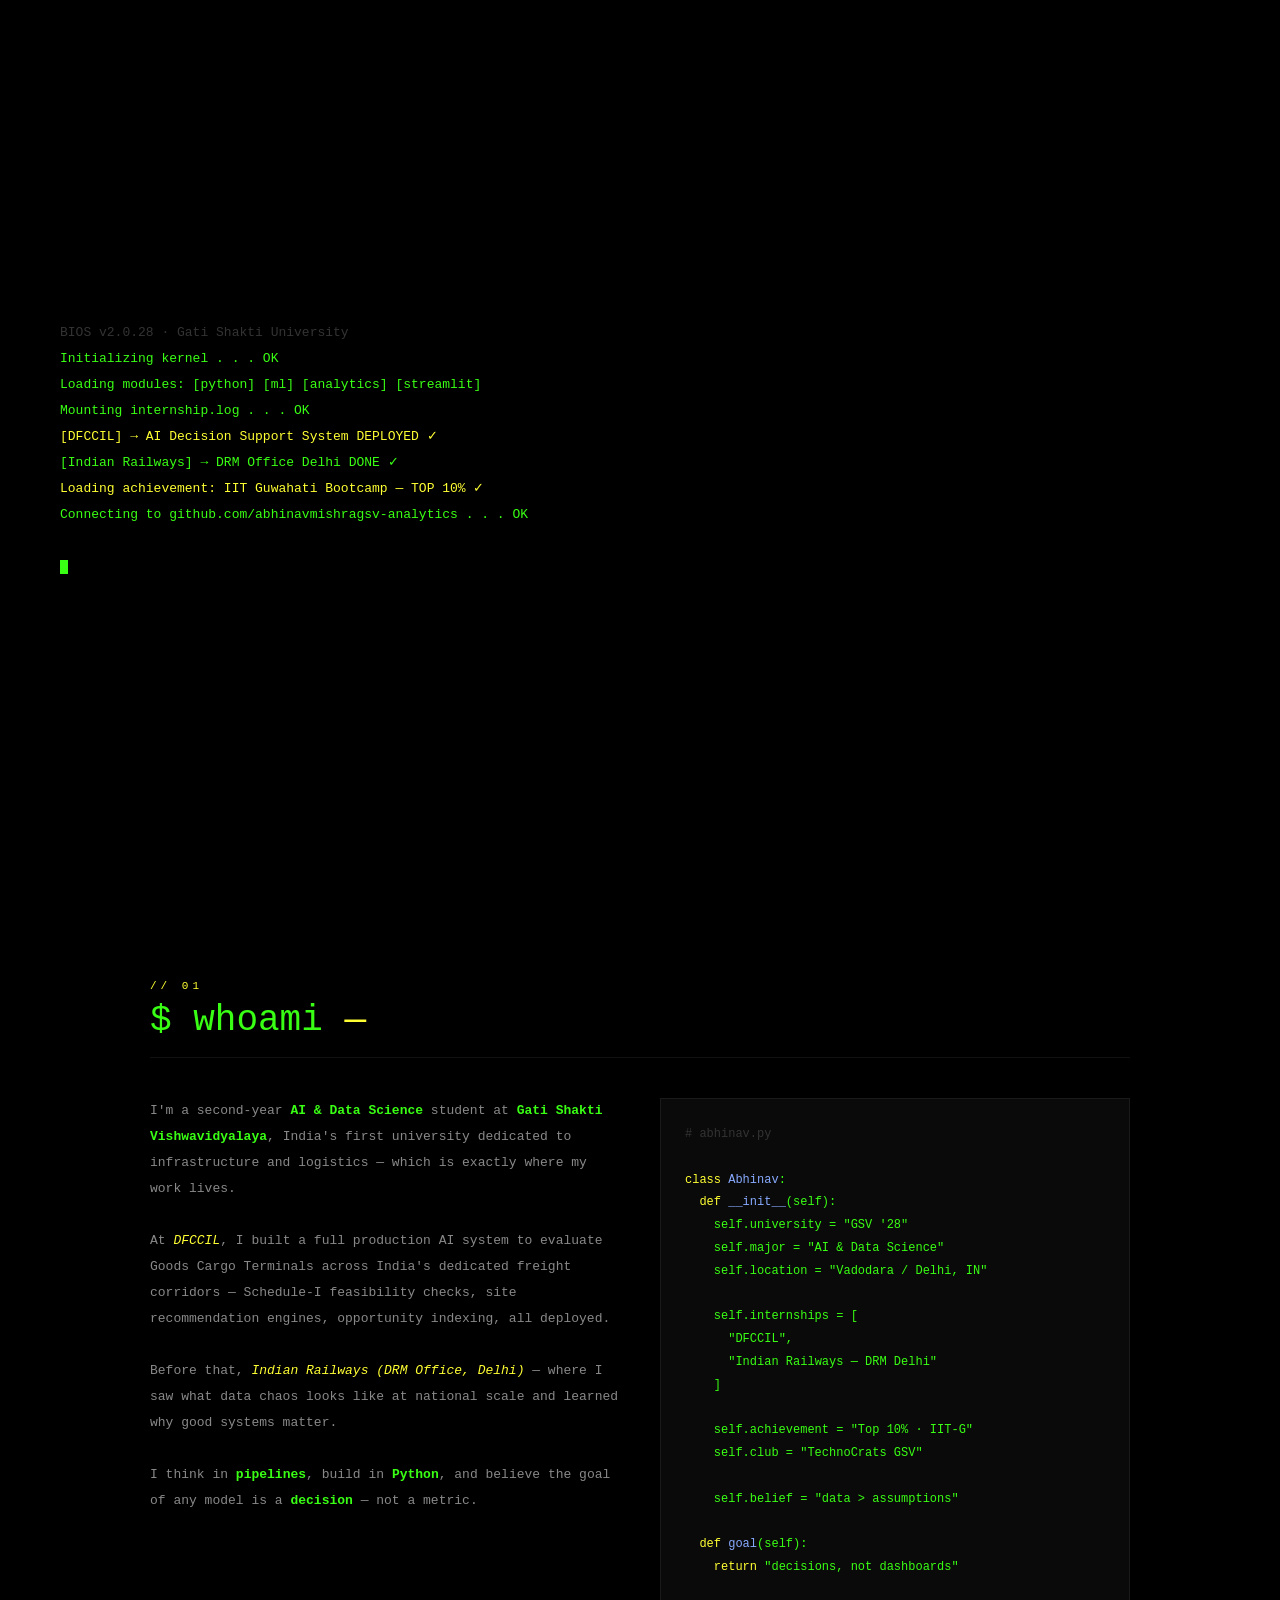
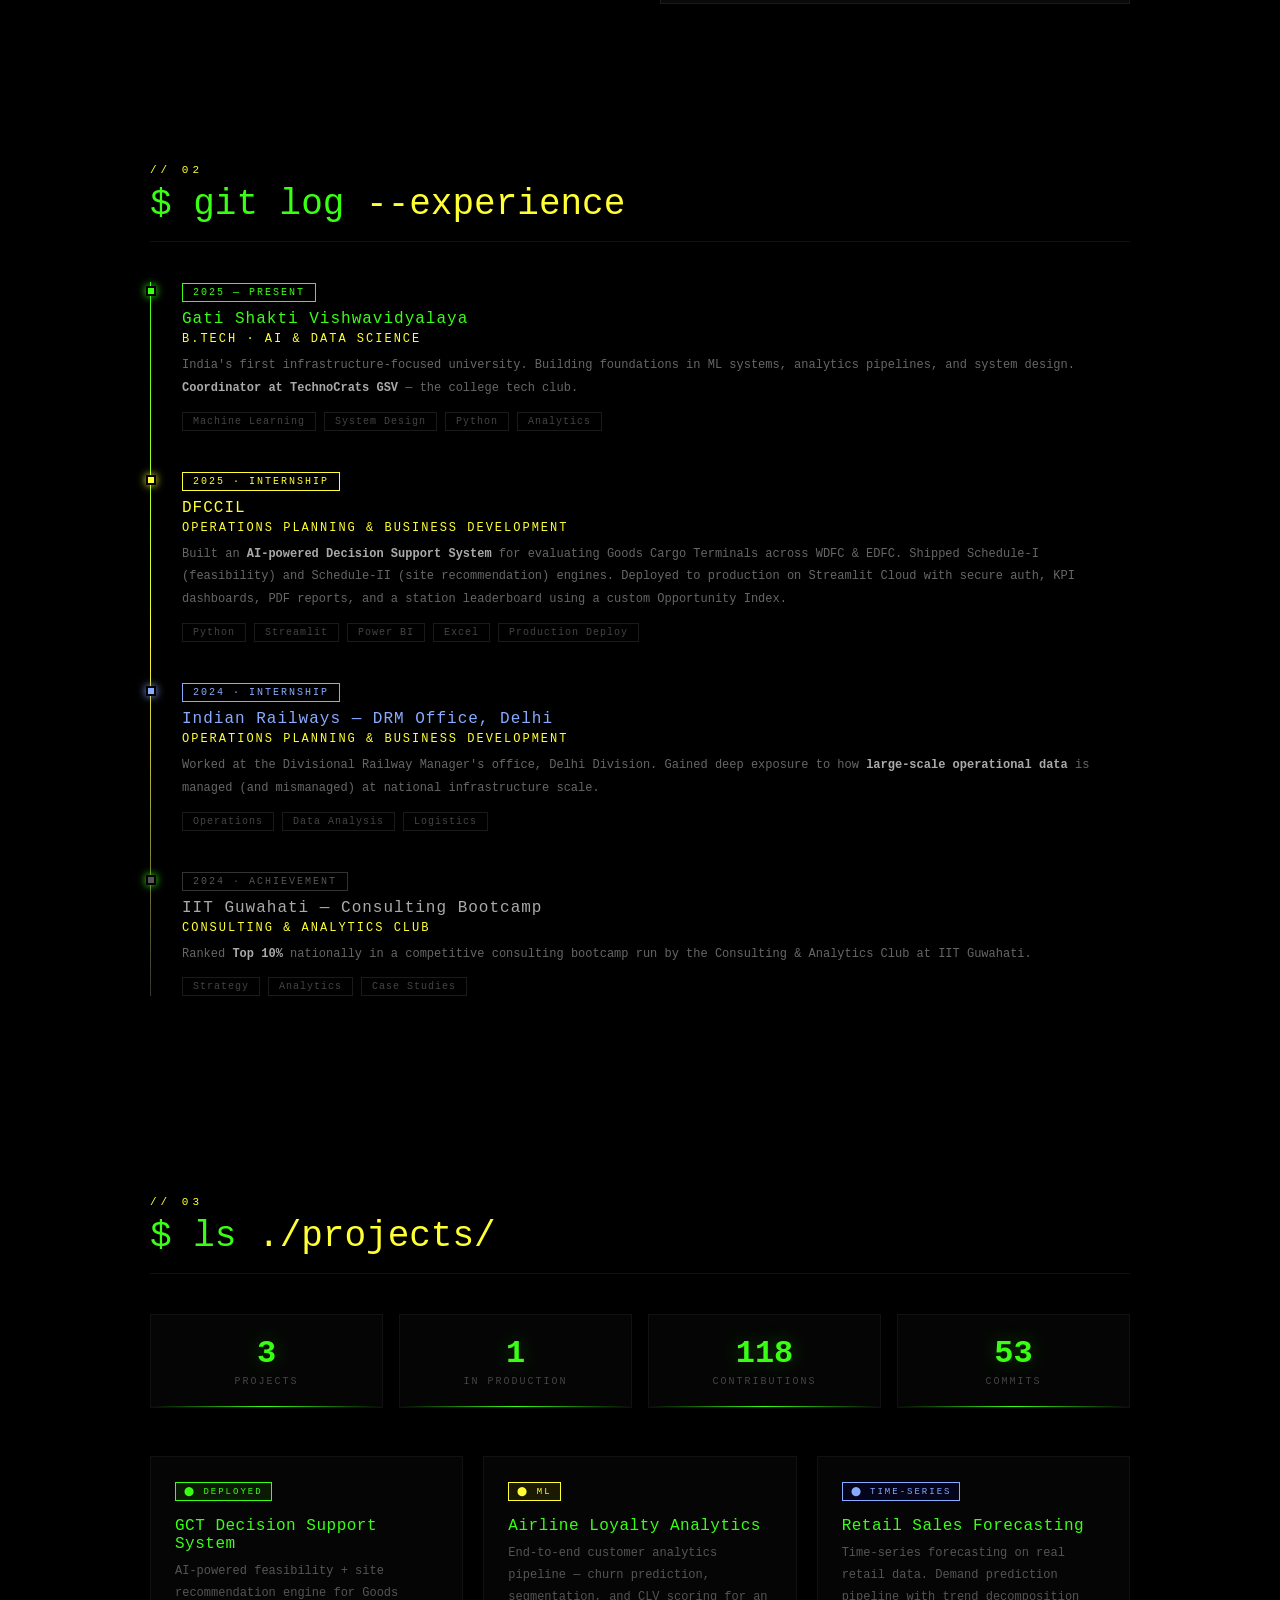
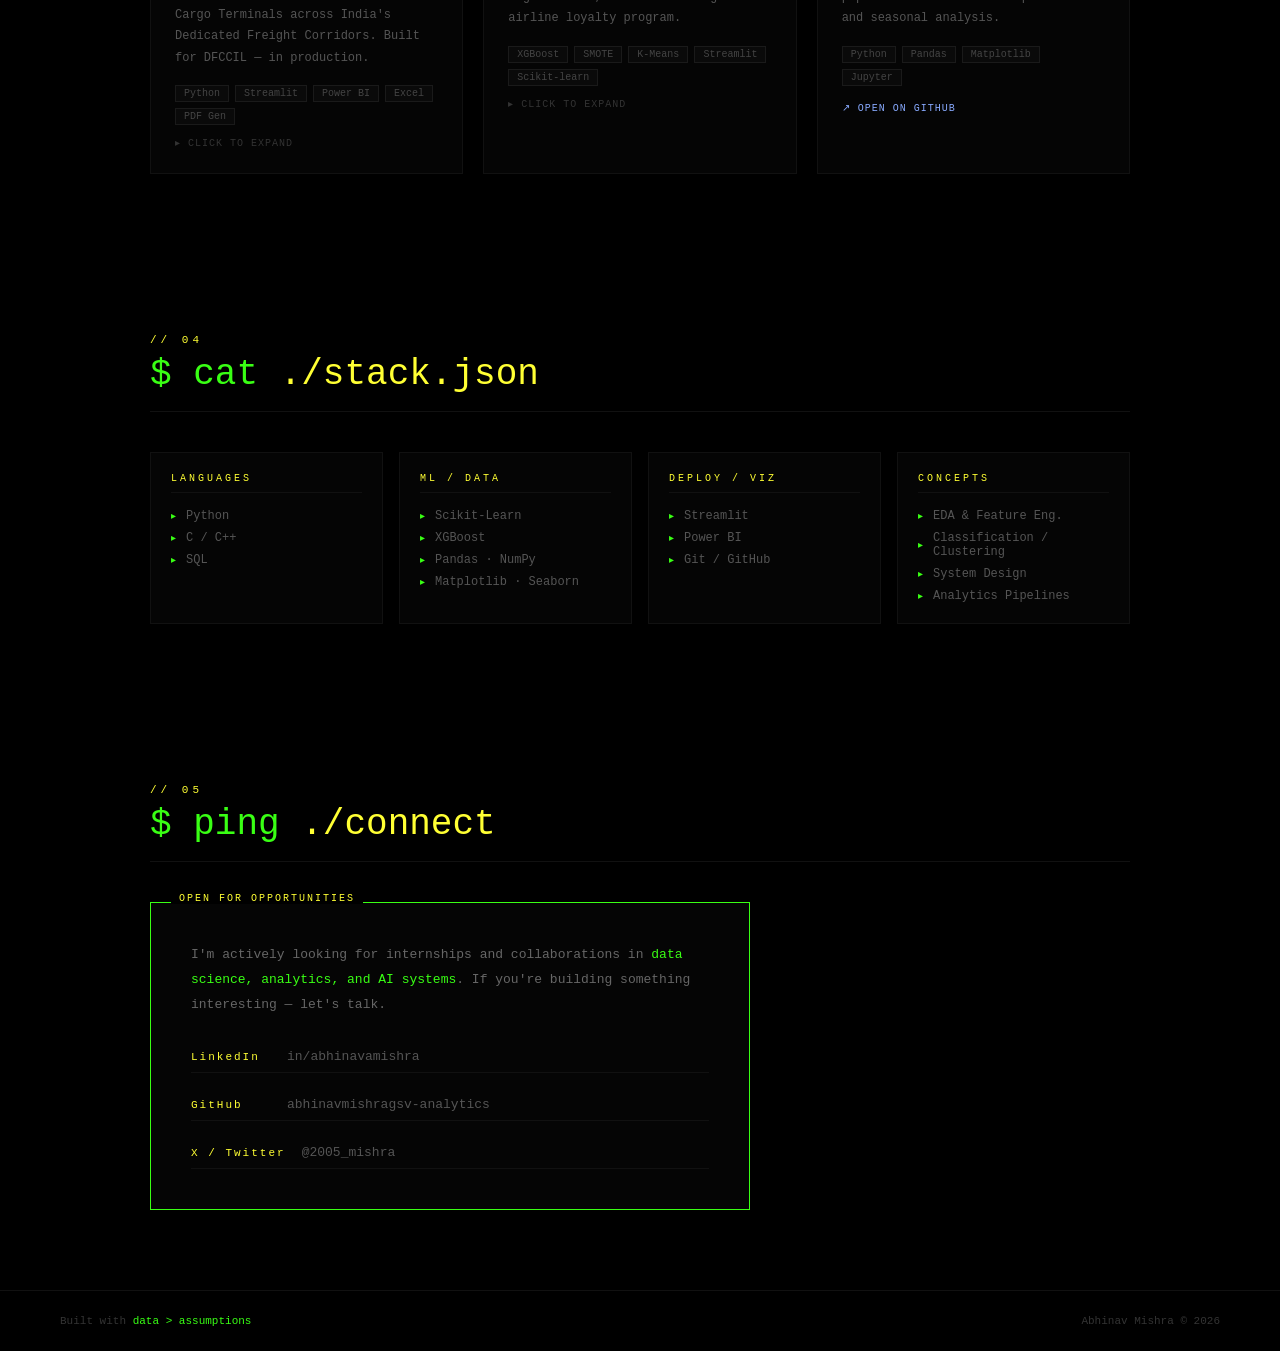
<file: abhinav_mishra_portfolio.html>
<!DOCTYPE html>
<html lang="en">
<head>
<meta charset="UTF-8"/>
<meta name="viewport" content="width=device-width"/>
<style>
*{margin:0;padding:0;box-sizing:border-box;}
body{background:#000;color:#39FF14;font-family:'Courier New',monospace;overflow-x:hidden;cursor:default;}
::-webkit-scrollbar{width:4px;}
::-webkit-scrollbar-track{background:#000;}
::-webkit-scrollbar-thumb{background:#39FF14;}

/* SCANLINE overlay */
body::before{content:'';position:fixed;top:0;left:0;width:100%;height:100%;background:repeating-linear-gradient(0deg,transparent,transparent 2px,rgba(0,0,0,0.05) 2px,rgba(0,0,0,0.05) 4px);pointer-events:none;z-index:999;}

/* NAV */
nav{position:fixed;top:0;width:100%;background:rgba(0,0,0,0.9);border-bottom:1px solid #39FF14;padding:12px 40px;display:flex;justify-content:space-between;align-items:center;z-index:100;backdrop-filter:blur(4px);}
.nav-logo{color:#39FF14;font-size:14px;letter-spacing:2px;text-transform:uppercase;}
.nav-links{display:flex;gap:24px;}
.nav-links a{color:#39FF14;text-decoration:none;font-size:12px;letter-spacing:1px;opacity:0.7;transition:opacity 0.2s;}
.nav-links a:hover{opacity:1;text-shadow:0 0 8px #39FF14;}

/* HERO */
#hero{min-height:100vh;display:flex;flex-direction:column;justify-content:center;padding:80px 60px 40px;position:relative;}
.grid-bg{position:absolute;top:0;left:0;width:100%;height:100%;background-image:linear-gradient(rgba(57,255,20,0.03) 1px,transparent 1px),linear-gradient(90deg,rgba(57,255,20,0.03) 1px,transparent 1px);background-size:40px 40px;pointer-events:none;}
.terminal-box{max-width:800px;position:relative;z-index:1;}
.prompt-line{font-size:13px;color:#666;margin-bottom:4px;letter-spacing:1px;}
.hero-name{font-size:clamp(36px,6vw,72px);font-weight:700;line-height:1;color:#39FF14;text-shadow:0 0 40px rgba(57,255,20,0.4);letter-spacing:-1px;margin:8px 0;}
.hero-title{font-size:14px;color:#FFFF33;letter-spacing:4px;text-transform:uppercase;margin:16px 0 8px;}
.hero-sub{font-size:13px;color:#555;line-height:1.8;max-width:560px;margin:8px 0 32px;}
.hero-sub span{color:#39FF14;}
.blink{animation:blink 1s infinite;}
@keyframes blink{0%,100%{opacity:1;}50%{opacity:0;}}
.status-row{display:flex;gap:16px;flex-wrap:wrap;margin-top:8px;}
.status-pill{background:#0a1a04;border:1px solid #39FF14;padding:6px 14px;font-size:11px;letter-spacing:1px;color:#39FF14;}
.status-pill.yellow{border-color:#FFFF33;color:#FFFF33;background:#1a1a04;}
.cta-row{display:flex;gap:12px;margin-top:32px;}
.btn{padding:10px 24px;font-size:12px;letter-spacing:2px;text-transform:uppercase;cursor:pointer;font-family:'Courier New',monospace;text-decoration:none;transition:all 0.2s;}
.btn-primary{background:#39FF14;color:#000;border:1px solid #39FF14;}
.btn-primary:hover{background:transparent;color:#39FF14;box-shadow:0 0 20px rgba(57,255,20,0.3);}
.btn-secondary{background:transparent;color:#39FF14;border:1px solid #39FF14;}
.btn-secondary:hover{background:#0a1a04;box-shadow:0 0 20px rgba(57,255,20,0.2);}
.scroll-hint{position:absolute;bottom:32px;left:60px;font-size:11px;color:#333;letter-spacing:2px;animation:pulse 2s infinite;}
@keyframes pulse{0%,100%{opacity:0.3;}50%{opacity:1;}}

/* SECTION */
section{padding:80px 60px;max-width:1100px;margin:0 auto;}
.section-label{font-size:11px;color:#FFFF33;letter-spacing:4px;text-transform:uppercase;margin-bottom:8px;}
.section-title{font-size:clamp(22px,3vw,36px);color:#39FF14;margin-bottom:40px;border-bottom:1px solid #111;padding-bottom:16px;}
.section-title span{color:#FFFF33;}

/* ABOUT */
.about-grid{display:grid;grid-template-columns:1fr 1fr;gap:40px;align-items:start;}
.about-text{font-size:13px;line-height:2;color:#888;}
.about-text strong{color:#39FF14;}
.about-text em{color:#FFFF33;}
.code-card{background:#0a0a0a;border:1px solid #1a1a1a;padding:24px;font-size:12px;line-height:1.9;}
.code-card .kw{color:#FFFF33;}
.code-card .str{color:#39FF14;}
.code-card .comment{color:#333;}
.code-card .fn{color:#88aaff;}

/* TIMELINE */
.timeline{position:relative;padding-left:32px;}
.timeline::before{content:'';position:absolute;left:0;top:0;bottom:0;width:1px;background:linear-gradient(to bottom,#39FF14,#FFFF33,#333);}
.tl-item{position:relative;margin-bottom:40px;opacity:0;transform:translateX(-10px);transition:all 0.5s;}
.tl-item.visible{opacity:1;transform:translateX(0);}
.tl-dot{position:absolute;left:-36px;top:4px;width:10px;height:10px;background:#39FF14;border:2px solid #000;box-shadow:0 0 8px #39FF14;}
.tl-badge{display:inline-block;font-size:10px;letter-spacing:2px;padding:3px 10px;border:1px solid #333;color:#555;text-transform:uppercase;margin-bottom:8px;}
.tl-badge.active{border-color:#39FF14;color:#39FF14;}
.tl-org{font-size:16px;color:#39FF14;margin-bottom:4px;letter-spacing:1px;}
.tl-role{font-size:12px;color:#FFFF33;margin-bottom:8px;text-transform:uppercase;letter-spacing:2px;}
.tl-desc{font-size:12px;color:#666;line-height:1.9;}
.tl-desc strong{color:#aaa;}
.tl-tags{display:flex;gap:8px;flex-wrap:wrap;margin-top:12px;}
.tag{font-size:10px;padding:3px 10px;border:1px solid #1a1a1a;color:#444;letter-spacing:1px;}

/* PROJECTS */
.projects-grid{display:grid;grid-template-columns:repeat(auto-fit,minmax(300px,1fr));gap:20px;}
.project-card{background:#050505;border:1px solid #111;padding:24px;position:relative;overflow:hidden;cursor:pointer;transition:all 0.3s;}
.project-card::before{content:'';position:absolute;top:0;left:0;width:100%;height:2px;background:linear-gradient(90deg,#39FF14,#FFFF33);transform:scaleX(0);transition:transform 0.3s;transform-origin:left;}
.project-card:hover{border-color:#333;background:#080808;}
.project-card:hover::before{transform:scaleX(1);}
.project-card:hover .pc-name{text-shadow:0 0 12px rgba(57,255,20,0.5);}
.pc-badge{font-size:9px;letter-spacing:2px;padding:3px 8px;border:1px solid;margin-bottom:16px;display:inline-block;text-transform:uppercase;}
.pc-badge.deployed{border-color:#39FF14;color:#39FF14;background:#0a1a04;}
.pc-badge.ml{border-color:#FFFF33;color:#FFFF33;background:#1a1a04;}
.pc-badge.ts{border-color:#88aaff;color:#88aaff;background:#04041a;}
.pc-name{font-size:16px;color:#39FF14;margin-bottom:8px;letter-spacing:0.5px;}
.pc-desc{font-size:12px;color:#555;line-height:1.8;margin-bottom:16px;}
.pc-stack{display:flex;gap:6px;flex-wrap:wrap;}
.pc-tech{font-size:10px;padding:2px 8px;background:#0a0a0a;border:1px solid #1a1a1a;color:#444;}
.pc-expand{margin-top:16px;border-top:1px solid #111;padding-top:12px;display:none;}
.pc-expand.open{display:block;}
.pc-expand pre{font-size:11px;color:#39FF14;line-height:1.7;background:#000;padding:12px;border-left:2px solid #39FF14;overflow-x:auto;}

/* STACK */
.stack-grid{display:grid;grid-template-columns:repeat(auto-fit,minmax(200px,1fr));gap:16px;}
.stack-group{background:#050505;border:1px solid #111;padding:20px;}
.sg-label{font-size:10px;color:#FFFF33;letter-spacing:3px;text-transform:uppercase;margin-bottom:16px;padding-bottom:8px;border-bottom:1px solid #111;}
.sg-items{display:flex;flex-direction:column;gap:8px;}
.sg-item{display:flex;align-items:center;gap:10px;font-size:12px;color:#555;}
.sg-item::before{content:'▸';color:#39FF14;font-size:10px;}
.sg-item:hover{color:#39FF14;}

/* STATS */
.stats-row{display:grid;grid-template-columns:repeat(4,1fr);gap:16px;margin-bottom:48px;}
.stat-card{background:#050505;border:1px solid #111;padding:20px;text-align:center;position:relative;overflow:hidden;}
.stat-card::after{content:'';position:absolute;bottom:0;left:0;width:100%;height:1px;background:linear-gradient(90deg,transparent,#39FF14,transparent);}
.stat-num{font-size:32px;color:#39FF14;font-weight:700;text-shadow:0 0 20px rgba(57,255,20,0.3);}
.stat-label{font-size:10px;color:#444;letter-spacing:2px;text-transform:uppercase;margin-top:4px;}

/* CONTACT */
.contact-box{background:#050505;border:1px solid #39FF14;padding:40px;max-width:600px;position:relative;}
.contact-box::before{content:'OPEN FOR OPPORTUNITIES';position:absolute;top:-10px;left:20px;background:#000;padding:0 8px;font-size:10px;color:#FFFF33;letter-spacing:2px;}
.contact-links{display:flex;flex-direction:column;gap:16px;margin-top:24px;}
.contact-link{display:flex;align-items:center;gap:16px;color:#555;font-size:13px;text-decoration:none;transition:color 0.2s;padding:8px 0;border-bottom:1px solid #111;}
.contact-link:hover{color:#39FF14;}
.contact-link span{color:#FFFF33;font-size:11px;letter-spacing:2px;min-width:80px;}

/* FOOTER */
footer{border-top:1px solid #111;padding:24px 60px;display:flex;justify-content:space-between;align-items:center;font-size:11px;color:#333;}
footer span{color:#39FF14;}

/* BOOT SCREEN */
#boot{position:fixed;top:0;left:0;width:100%;height:100%;background:#000;z-index:1000;display:flex;flex-direction:column;justify-content:center;padding:60px;font-size:13px;line-height:2;}
#boot-lines{max-width:700px;}
.boot-line{color:#39FF14;opacity:0;}
.boot-line.show{opacity:1;}
.boot-line.dim{color:#333;}
.boot-line.yellow{color:#FFFF33;}
#boot-cursor{display:inline-block;width:8px;height:14px;background:#39FF14;vertical-align:middle;animation:blink 0.8s infinite;}

@media(max-width:680px){
  nav{padding:12px 20px;}
  #hero,section{padding:80px 24px 40px;}
  .about-grid,.stats-row{grid-template-columns:1fr;}
  footer{flex-direction:column;gap:8px;padding:24px;}
}
</style>
</head>
<body>

<!-- BOOT SCREEN -->
<div id="boot">
  <div id="boot-lines"></div>
  <span id="boot-cursor"></span>
</div>

<!-- NAV -->
<nav>
  <div class="nav-logo">AM<span style="color:#FFFF33">.</span>dev</div>
  <div class="nav-links">
    <a href="#about">about</a>
    <a href="#experience">experience</a>
    <a href="#projects">projects</a>
    <a href="#stack">stack</a>
    <a href="#contact">contact</a>
  </div>
</nav>

<!-- HERO -->
<div id="hero">
  <div class="grid-bg"></div>
  <div class="terminal-box">
    <div class="prompt-line">abhinav@gsv:~$ ./introduce --self</div>
    <h1 class="hero-name">ABHINAV<br/>MISHRA</h1>
    <div class="hero-title">AI &amp; Data Science</div>
    <p class="hero-sub">
      I build <span>AI systems</span> for real operational problems.<br/>
      Not demos — <span>deployed systems</span> that make decisions at scale.<br/>
      <span style="color:#555;">GSV '28 · Ex DFCCIL · Ex Indian Railways</span>
    </p>
    <div class="status-row">
      <div class="status-pill">⬤ &nbsp;Available for Internships</div>
      <div class="status-pill yellow">Top 10% · IIT Guwahati Bootcamp</div>
      <div class="status-pill">2 Internships Done</div>
    </div>
    <div class="cta-row">
      <a href="#projects" class="btn btn-primary">View Projects</a>
      <a href="#contact" class="btn btn-secondary">Get in Touch</a>
    </div>
  </div>
  <div class="scroll-hint">▼ &nbsp;SCROLL TO EXPLORE</div>
</div>

<!-- ABOUT -->
<section id="about" style="max-width:1100px;margin:0 auto;padding:80px 60px;">
  <div class="section-label">// 01</div>
  <div class="section-title">$ whoami <span>—</span></div>
  <div class="about-grid">
    <div class="about-text">
      <p>I'm a second-year <strong>AI & Data Science</strong> student at <strong>Gati Shakti Vishwavidyalaya</strong>, India's first university dedicated to infrastructure and logistics — which is exactly where my work lives.</p>
      <br/>
      <p>At <em>DFCCIL</em>, I built a full production AI system to evaluate Goods Cargo Terminals across India's dedicated freight corridors — Schedule-I feasibility checks, site recommendation engines, opportunity indexing, all deployed.</p>
      <br/>
      <p>Before that, <em>Indian Railways (DRM Office, Delhi)</em> — where I saw what data chaos looks like at national scale and learned why good systems matter.</p>
      <br/>
      <p>I think in <strong>pipelines</strong>, build in <strong>Python</strong>, and believe the goal of any model is a <strong>decision</strong> — not a metric.</p>
    </div>
    <div class="code-card">
      <div class="comment"># abhinav.py</div>
      <br/>
      <span class="kw">class</span> <span class="fn">Abhinav</span>:<br/>
      &nbsp;&nbsp;<span class="kw">def</span> <span class="fn">__init__</span>(self):<br/>
      &nbsp;&nbsp;&nbsp;&nbsp;self.university = <span class="str">"GSV '28"</span><br/>
      &nbsp;&nbsp;&nbsp;&nbsp;self.major = <span class="str">"AI & Data Science"</span><br/>
      &nbsp;&nbsp;&nbsp;&nbsp;self.location = <span class="str">"Vadodara / Delhi, IN"</span><br/>
      <br/>
      &nbsp;&nbsp;&nbsp;&nbsp;self.internships = [<br/>
      &nbsp;&nbsp;&nbsp;&nbsp;&nbsp;&nbsp;<span class="str">"DFCCIL"</span>,<br/>
      &nbsp;&nbsp;&nbsp;&nbsp;&nbsp;&nbsp;<span class="str">"Indian Railways — DRM Delhi"</span><br/>
      &nbsp;&nbsp;&nbsp;&nbsp;]<br/>
      <br/>
      &nbsp;&nbsp;&nbsp;&nbsp;self.achievement = <span class="str">"Top 10% · IIT-G"</span><br/>
      &nbsp;&nbsp;&nbsp;&nbsp;self.club = <span class="str">"TechnoCrats GSV"</span><br/>
      <br/>
      &nbsp;&nbsp;&nbsp;&nbsp;self.belief = <span class="str">"data > assumptions"</span><br/>
      <br/>
      &nbsp;&nbsp;<span class="kw">def</span> <span class="fn">goal</span>(self):<br/>
      &nbsp;&nbsp;&nbsp;&nbsp;<span class="kw">return</span> <span class="str">"decisions, not dashboards"</span>
    </div>
  </div>
</section>

<!-- EXPERIENCE -->
<section id="experience" style="max-width:1100px;margin:0 auto;padding:80px 60px;">
  <div class="section-label">// 02</div>
  <div class="section-title">$ git log <span>--experience</span></div>
  <div class="timeline">

    <div class="tl-item">
      <div class="tl-dot"></div>
      <div class="tl-badge active">2025 — Present</div>
      <div class="tl-org">Gati Shakti Vishwavidyalaya</div>
      <div class="tl-role">B.Tech · AI & Data Science</div>
      <div class="tl-desc">India's first infrastructure-focused university. Building foundations in ML systems, analytics pipelines, and system design. <strong>Coordinator at TechnoCrats GSV</strong> — the college tech club.</div>
      <div class="tl-tags">
        <span class="tag">Machine Learning</span>
        <span class="tag">System Design</span>
        <span class="tag">Python</span>
        <span class="tag">Analytics</span>
      </div>
    </div>

    <div class="tl-item">
      <div class="tl-dot" style="background:#FFFF33;box-shadow:0 0 8px #FFFF33;"></div>
      <div class="tl-badge" style="border-color:#FFFF33;color:#FFFF33;">2025 · Internship</div>
      <div class="tl-org" style="color:#FFFF33;">DFCCIL</div>
      <div class="tl-role">Operations Planning & Business Development</div>
      <div class="tl-desc">Built an <strong>AI-powered Decision Support System</strong> for evaluating Goods Cargo Terminals across WDFC & EDFC. Shipped Schedule-I (feasibility) and Schedule-II (site recommendation) engines. Deployed to production on Streamlit Cloud with secure auth, KPI dashboards, PDF reports, and a station leaderboard using a custom Opportunity Index.</div>
      <div class="tl-tags">
        <span class="tag">Python</span><span class="tag">Streamlit</span><span class="tag">Power BI</span><span class="tag">Excel</span><span class="tag">Production Deploy</span>
      </div>
    </div>

    <div class="tl-item">
      <div class="tl-dot" style="background:#88aaff;box-shadow:0 0 8px #88aaff;"></div>
      <div class="tl-badge" style="border-color:#88aaff;color:#88aaff;">2024 · Internship</div>
      <div class="tl-org" style="color:#88aaff;">Indian Railways — DRM Office, Delhi</div>
      <div class="tl-role">Operations Planning & Business Development</div>
      <div class="tl-desc">Worked at the Divisional Railway Manager's office, Delhi Division. Gained deep exposure to how <strong>large-scale operational data</strong> is managed (and mismanaged) at national infrastructure scale.</div>
      <div class="tl-tags">
        <span class="tag">Operations</span><span class="tag">Data Analysis</span><span class="tag">Logistics</span>
      </div>
    </div>

    <div class="tl-item">
      <div class="tl-dot" style="background:#555;"></div>
      <div class="tl-badge">2024 · Achievement</div>
      <div class="tl-org" style="color:#aaa;">IIT Guwahati — Consulting Bootcamp</div>
      <div class="tl-role">Consulting & Analytics Club</div>
      <div class="tl-desc">Ranked <strong>Top 10%</strong> nationally in a competitive consulting bootcamp run by the Consulting & Analytics Club at IIT Guwahati.</div>
      <div class="tl-tags">
        <span class="tag">Strategy</span><span class="tag">Analytics</span><span class="tag">Case Studies</span>
      </div>
    </div>

  </div>
</section>

<!-- PROJECTS -->
<section id="projects" style="max-width:1100px;margin:0 auto;padding:80px 60px;">
  <div class="section-label">// 03</div>
  <div class="section-title">$ ls <span>./projects/</span></div>

  <!-- STATS -->
  <div class="stats-row">
    <div class="stat-card"><div class="stat-num">3</div><div class="stat-label">Projects</div></div>
    <div class="stat-card"><div class="stat-num">1</div><div class="stat-label">In Production</div></div>
    <div class="stat-card"><div class="stat-num">118</div><div class="stat-label">Contributions</div></div>
    <div class="stat-card"><div class="stat-num">53</div><div class="stat-label">Commits</div></div>
  </div>

  <div class="projects-grid">

    <div class="project-card" onclick="toggleExpand('p1')">
      <div class="pc-badge deployed">⬤ Deployed</div>
      <div class="pc-name">GCT Decision Support System</div>
      <p class="pc-desc">AI-powered feasibility + site recommendation engine for Goods Cargo Terminals across India's Dedicated Freight Corridors. Built for DFCCIL — in production.</p>
      <div class="pc-stack">
        <span class="pc-tech">Python</span><span class="pc-tech">Streamlit</span><span class="pc-tech">Power BI</span><span class="pc-tech">Excel</span><span class="pc-tech">PDF Gen</span>
      </div>
      <div class="pc-expand" id="p1">
        <pre>Schedule-I  → Regulatory feasibility check
Schedule-II → Site recommendation + ranking
Opportunity Index → Composite scoring (WDFC/EDFC)
Industrial Ecosystem → 11-industry weighted score
                        30–50km catchment radius
Auth        → Hybrid allowlist + domain model
Output      → KPI dashboards · PDF reports
              Station leaderboard
STATUS      → ✓ Production on Streamlit Cloud</pre>
      </div>
      <div style="font-size:10px;color:#333;margin-top:12px;letter-spacing:1px;">▸ CLICK TO EXPAND</div>
    </div>

    <div class="project-card" onclick="toggleExpand('p2')">
      <div class="pc-badge ml">⬤ ML</div>
      <div class="pc-name">Airline Loyalty Analytics</div>
      <p class="pc-desc">End-to-end customer analytics pipeline — churn prediction, segmentation, and CLV scoring for an airline loyalty program.</p>
      <div class="pc-stack">
        <span class="pc-tech">XGBoost</span><span class="pc-tech">SMOTE</span><span class="pc-tech">K-Means</span><span class="pc-tech">Streamlit</span><span class="pc-tech">Scikit-learn</span>
      </div>
      <div class="pc-expand" id="p2">
        <pre>Churn Model → XGBoost + SMOTE oversampling
             Tuned on AUC-ROC
Segments    → K-Means clustering
             RFM + CLV scoring
Output      → Streamlit prototype dashboard
             + Full technical report</pre>
      </div>
      <div style="font-size:10px;color:#333;margin-top:12px;letter-spacing:1px;">▸ CLICK TO EXPAND</div>
    </div>

    <div class="project-card" onclick="window.open('https://github.com/abhinavmishragsv-analytics/Retail-Sales-Forecasting-Project','_blank')">
      <div class="pc-badge ts">⬤ Time-Series</div>
      <div class="pc-name">Retail Sales Forecasting</div>
      <p class="pc-desc">Time-series forecasting on real retail data. Demand prediction pipeline with trend decomposition and seasonal analysis.</p>
      <div class="pc-stack">
        <span class="pc-tech">Python</span><span class="pc-tech">Pandas</span><span class="pc-tech">Matplotlib</span><span class="pc-tech">Jupyter</span>
      </div>
      <div style="font-size:10px;color:#88aaff;margin-top:16px;letter-spacing:1px;">↗ OPEN ON GITHUB</div>
    </div>

  </div>
</section>

<!-- STACK -->
<section id="stack" style="max-width:1100px;margin:0 auto;padding:80px 60px;">
  <div class="section-label">// 04</div>
  <div class="section-title">$ cat <span>./stack.json</span></div>
  <div class="stack-grid">
    <div class="stack-group">
      <div class="sg-label">Languages</div>
      <div class="sg-items">
        <div class="sg-item">Python</div>
        <div class="sg-item">C / C++</div>
        <div class="sg-item">SQL</div>
      </div>
    </div>
    <div class="stack-group">
      <div class="sg-label">ML / Data</div>
      <div class="sg-items">
        <div class="sg-item">Scikit-Learn</div>
        <div class="sg-item">XGBoost</div>
        <div class="sg-item">Pandas · NumPy</div>
        <div class="sg-item">Matplotlib · Seaborn</div>
      </div>
    </div>
    <div class="stack-group">
      <div class="sg-label">Deploy / Viz</div>
      <div class="sg-items">
        <div class="sg-item">Streamlit</div>
        <div class="sg-item">Power BI</div>
        <div class="sg-item">Git / GitHub</div>
      </div>
    </div>
    <div class="stack-group">
      <div class="sg-label">Concepts</div>
      <div class="sg-items">
        <div class="sg-item">EDA & Feature Eng.</div>
        <div class="sg-item">Classification / Clustering</div>
        <div class="sg-item">System Design</div>
        <div class="sg-item">Analytics Pipelines</div>
      </div>
    </div>
  </div>
</section>

<!-- CONTACT -->
<section id="contact" style="max-width:1100px;margin:0 auto;padding:80px 60px;">
  <div class="section-label">// 05</div>
  <div class="section-title">$ ping <span>./connect</span></div>
  <div class="contact-box">
    <p style="font-size:13px;color:#666;line-height:1.9;">I'm actively looking for internships and collaborations in <span style="color:#39FF14">data science, analytics, and AI systems</span>. If you're building something interesting — let's talk.</p>
    <div class="contact-links">
      <a class="contact-link" href="https://www.linkedin.com/in/abhinavamishra/" target="_blank">
        <span>LinkedIn</span>in/abhinavamishra
      </a>
      <a class="contact-link" href="https://github.com/abhinavmishragsv-analytics" target="_blank">
        <span>GitHub</span>abhinavmishragsv-analytics
      </a>
      <a class="contact-link" href="https://x.com/2005_mishra" target="_blank">
        <span>X / Twitter</span>@2005_mishra
      </a>
    </div>
  </div>
</section>

<footer>
  <div>Built with <span>data > assumptions</span></div>
  <div>Abhinav Mishra © 2026</div>
</footer>

<script>
const bootLines = [
  {text: 'BIOS v2.0.28 · Gati Shakti University', cls: 'dim'},
  {text: 'Initializing kernel . . . OK', cls: ''},
  {text: 'Loading modules: [python] [ml] [analytics] [streamlit]', cls: ''},
  {text: 'Mounting internship.log . . . OK', cls: ''},
  {text: '  [DFCCIL]          → AI Decision Support System   DEPLOYED ✓', cls: 'yellow'},
  {text: '  [Indian Railways] → DRM Office Delhi             DONE ✓', cls: ''},
  {text: 'Loading achievement: IIT Guwahati Bootcamp — TOP 10% ✓', cls: 'yellow'},
  {text: 'Connecting to github.com/abhinavmishragsv-analytics . . . OK', cls: ''},
  {text: '', cls: ''},
  {text: 'SYSTEM READY. LAUNCHING PORTFOLIO . . .', cls: 'yellow'},
];

const container = document.getElementById('boot-lines');
const cursor = document.getElementById('boot-cursor');
let i = 0;

function nextLine() {
  if (i < bootLines.length) {
    const div = document.createElement('div');
    div.className = 'boot-line show ' + bootLines[i].cls;
    div.textContent = bootLines[i].text || '\u00a0';
    container.appendChild(div);
    container.appendChild(cursor);
    i++;
    setTimeout(nextLine, i === bootLines.length ? 600 : 180);
  } else {
    setTimeout(() => {
      const boot = document.getElementById('boot');
      boot.style.transition = 'opacity 0.6s';
      boot.style.opacity = '0';
      setTimeout(() => { boot.style.display = 'none'; }, 600);
    }, 500);
  }
}

setTimeout(nextLine, 400);

function toggleExpand(id) {
  const el = document.getElementById(id);
  el.classList.toggle('open');
}

const items = document.querySelectorAll('.tl-item');
const obs = new IntersectionObserver(entries => {
  entries.forEach(e => { if(e.isIntersecting) e.target.classList.add('visible'); });
}, {threshold: 0.2});
items.forEach(el => obs.observe(el));
</script>
</body>
</html>
</file>
